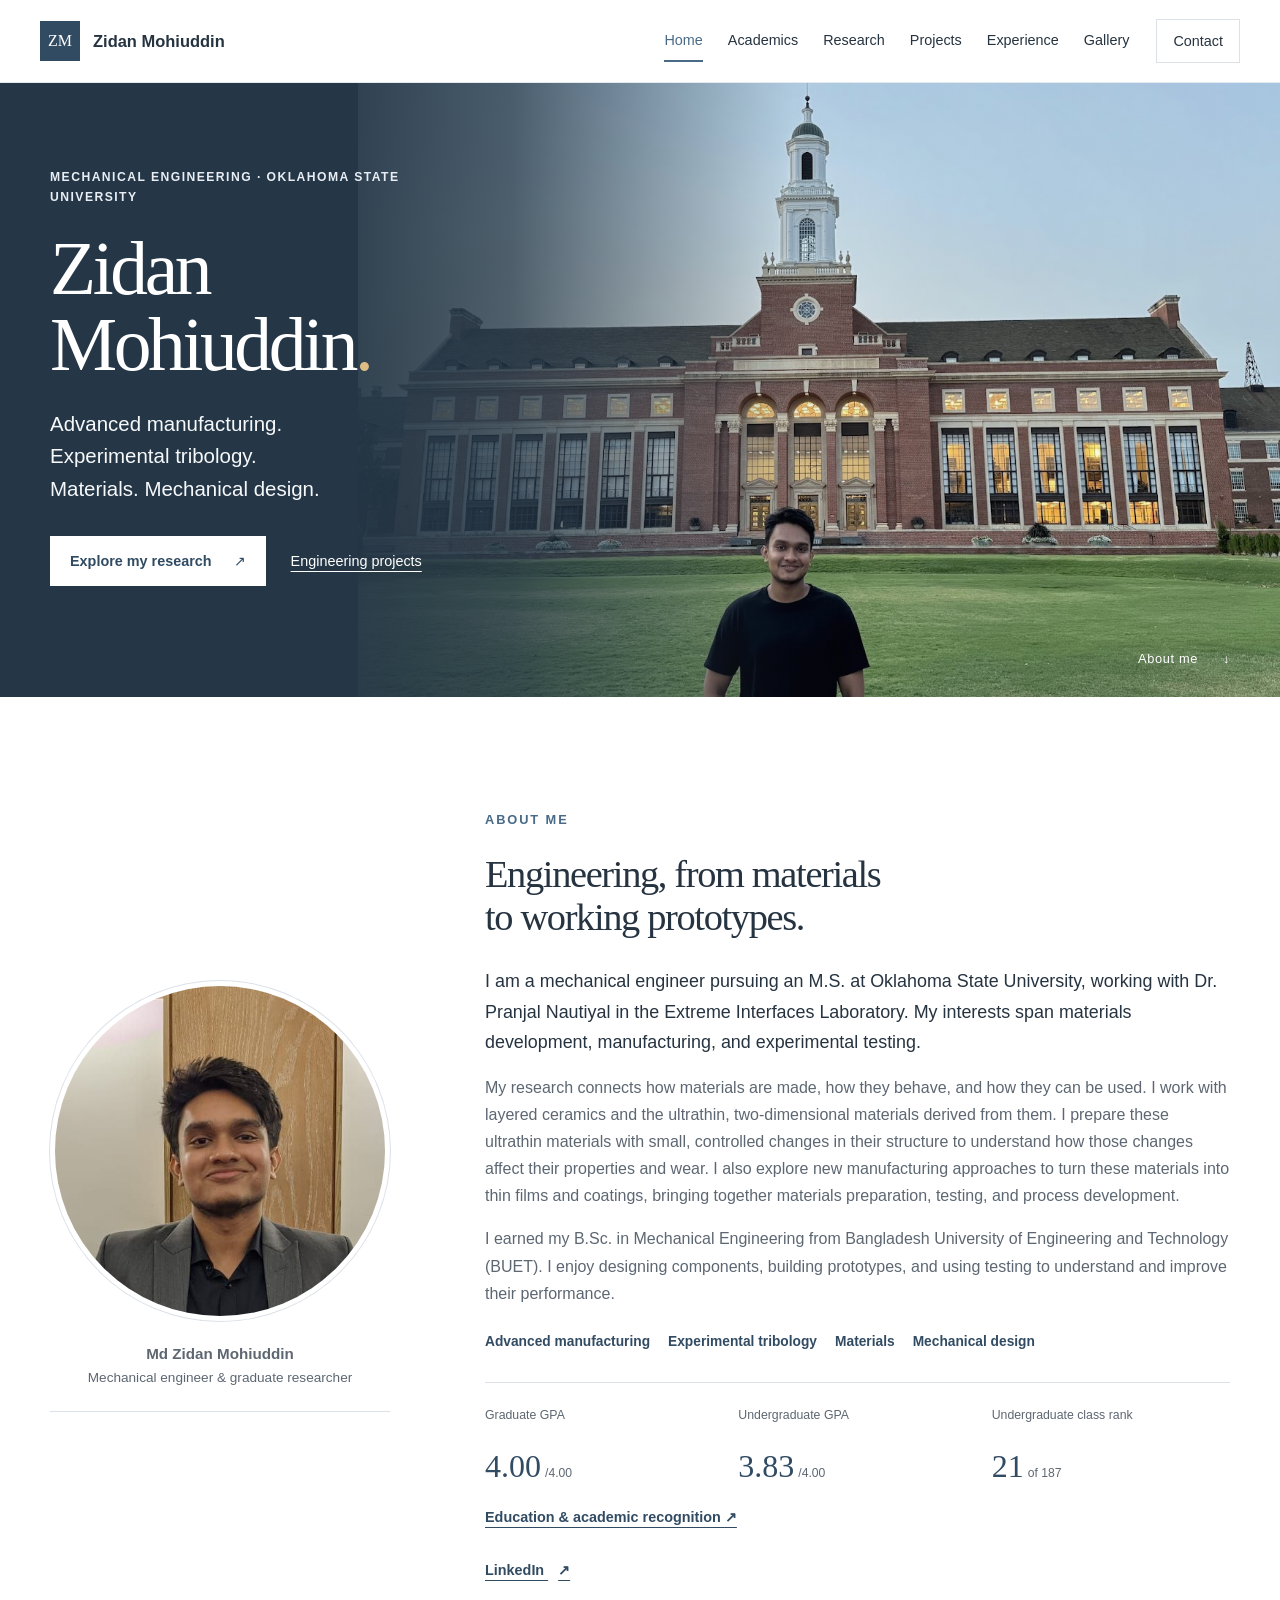
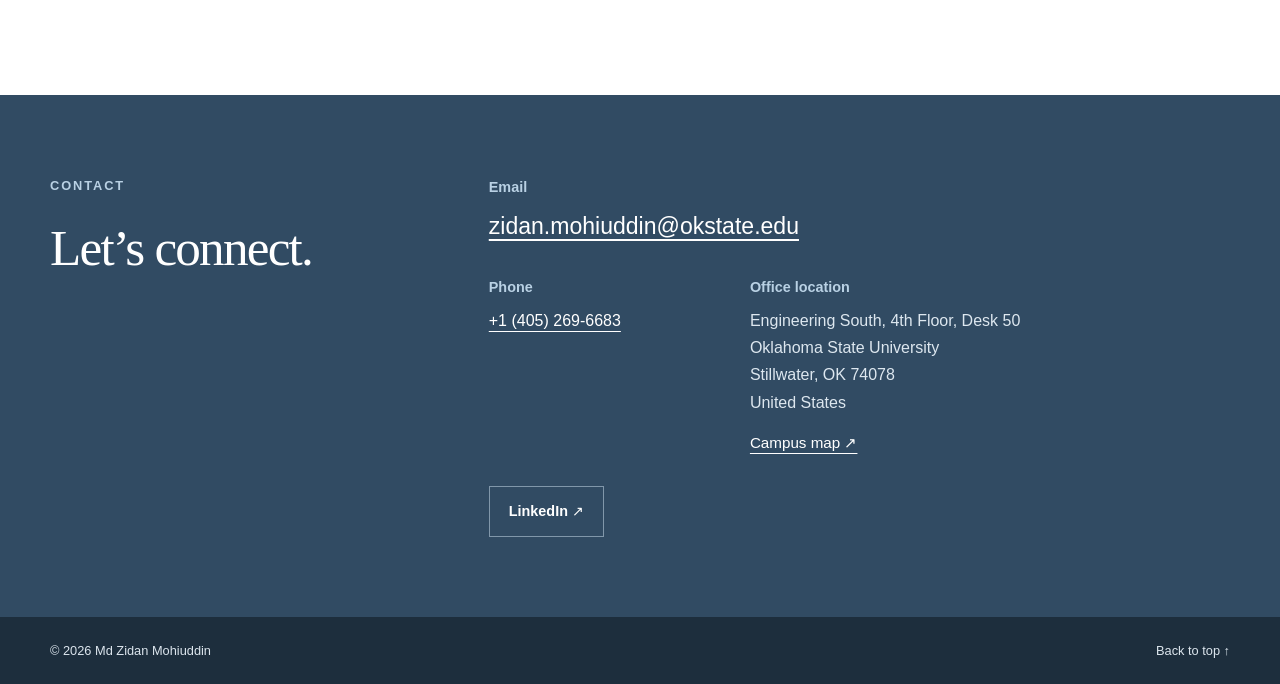
<file: index.html>
<!doctype html>
<html lang="en">
<head>
  <meta charset="utf-8">
  <meta name="viewport" content="width=device-width, initial-scale=1">
  <meta name="description" content="Zidan Mohiuddin — mechanical engineer and graduate researcher working in advanced manufacturing, experimental tribology, materials, and mechanical design at Oklahoma State University.">
  <meta name="theme-color" content="#314b63">
  <title>Mechanical Engineering &amp; Research | Md Zidan Mohiuddin</title>
  <link rel="icon" type="image/svg+xml" href="data:image/svg+xml,%3Csvg xmlns='http://www.w3.org/2000/svg' viewBox='0 0 64 64'%3E%3Crect width='64' height='64' rx='10' fill='%23314b63'/%3E%3Cpath d='M17 19h30L19 45h28' fill='none' stroke='%23fff' stroke-width='5'/%3E%3C/svg%3E">
  <link rel="stylesheet" href="styles.css">
  <script src="script.js" defer></script>
</head>
<body id="top">
  <a class="skip-link" href="#main">Skip to content</a>

  <header class="site-header">
    <div class="header-inner">
      <a class="wordmark" href="index.html" aria-label="Zidan Mohiuddin, home">
        <span class="monogram" aria-hidden="true">ZM</span>
        <span>Zidan Mohiuddin</span>
      </a>
      <button class="menu-toggle" type="button" aria-expanded="false" aria-controls="primary-nav" hidden>
        <span class="menu-icon" aria-hidden="true"></span><span>Menu</span>
      </button>
      <nav id="primary-nav" class="primary-nav" aria-label="Main navigation">
        <a href="index.html" aria-current="page">Home</a>
        <a href="academics.html">Academics</a>
        <a href="research.html">Research</a>
        <a href="projects.html">Projects</a>
        <a href="experience.html">Experience</a>
        <a href="gallery.html">Gallery</a>
        <a class="nav-contact" href="#contact">Contact</a>
      </nav>
    </div>
  </header>

  <main id="main">
    <section id="home" class="hero" aria-labelledby="hero-title">
      <img class="hero-image" src="assets/cover.png" width="1260" height="945" alt="Zidan standing in front of a university building" fetchpriority="high">
      <div class="hero-shade" aria-hidden="true"></div>
      <div class="hero-content">
        <p class="eyebrow hero-eyebrow">Mechanical engineering · Oklahoma State University</p>
        <h1 id="hero-title">Zidan<br>Mohiuddin<span class="title-period">.</span></h1>
        <p class="hero-summary">Advanced manufacturing.<br> Experimental tribology.<br> Materials. Mechanical design.</p>
        <div class="hero-links">
          <a class="button button-light" href="research.html">Explore my research <span aria-hidden="true">↗</span></a>
          <a class="hero-text-link" href="projects.html">Engineering projects</a>
        </div>
      </div>
      <a class="hero-scroll" href="#about">About me <span aria-hidden="true">↓</span></a>
    </section>

    <section id="about" class="section about-section" aria-labelledby="about-title">
      <div class="container about-grid">
        <figure class="portrait-wrap">
          <div class="portrait-frame"><img src="assets/portrait.jpg" width="720" height="788" alt="Professional portrait of Md Zidan Mohiuddin in a dark suit" loading="lazy"></div>
          <figcaption><span>Md Zidan Mohiuddin</span><span>Mechanical engineer &amp; graduate researcher</span></figcaption>
        </figure>
        <div class="about-copy">
          <p class="eyebrow">About me</p>
          <h2 id="about-title">Engineering, from materials<br class="desktop-break"> to working prototypes.</h2>
          <p class="lead">I am a mechanical engineer pursuing an M.S. at Oklahoma State University, working with Dr. Pranjal Nautiyal in the Extreme Interfaces Laboratory. My interests span materials development, manufacturing, and experimental testing.</p>
          <p>My research connects how materials are made, how they behave, and how they can be used. I work with layered ceramics and the ultrathin, two-dimensional materials derived from them. I prepare these ultrathin materials with small, controlled changes in their structure to understand how those changes affect their properties and wear. I also explore new manufacturing approaches to turn these materials into thin films and coatings, bringing together materials preparation, testing, and process development.</p>
          <p>I earned my B.Sc. in Mechanical Engineering from Bangladesh University of Engineering and Technology (BUET). I enjoy designing components, building prototypes, and using testing to understand and improve their performance.</p>
          <ul class="inline-topics" aria-label="Research interests">
            <li>Advanced manufacturing</li><li>Experimental tribology</li><li>Materials</li><li>Mechanical design</li>
          </ul>

          <aside class="academic-preview" aria-label="Academic highlights">
            <dl class="academic-highlights">
              <div><dt>Graduate GPA</dt><dd>4.00<span>/4.00</span></dd></div>
              <div><dt>Undergraduate GPA</dt><dd>3.83<span>/4.00</span></dd></div>
              <div><dt>Undergraduate class rank</dt><dd>21<span>of 187</span></dd></div>
            </dl>
            <a class="text-link" href="academics.html">Education &amp; academic recognition <span aria-hidden="true">↗</span></a>
          </aside>
          <div class="text-links">
            <a href="https://www.linkedin.com/in/zidan-mohiuddin/" target="_blank" rel="noopener noreferrer">LinkedIn <span aria-hidden="true">↗</span></a>
          </div>
        </div>
      </div>
    </section>

    <section id="contact" class="section contact-section" aria-labelledby="contact-title">
      <div class="container contact-grid">
        <div><p class="eyebrow">Contact</p><h2 id="contact-title">Let’s connect.</h2></div>
        <div class="contact-links">
          <dl class="contact-details">
            <div class="contact-item contact-email">
              <dt>Email</dt>
              <dd><a class="email-link" href="mailto:zidan.mohiuddin@okstate.edu">zidan.mohiuddin@okstate.edu</a></dd>
            </div>
            <div class="contact-item">
              <dt>Phone</dt>
              <dd><a href="tel:+14052696683">+1 (405) 269-6683</a></dd>
            </div>
            <div class="contact-item">
              <dt>Office location</dt>
              <dd>
                <address>Engineering South, 4th Floor, Desk 50<br>
                  Oklahoma State University<br>
                  Stillwater, OK 74078<br>
                  United States</address>
                <a class="campus-map-link" href="https://map.okstate.edu/?id=1842" target="_blank" rel="noopener noreferrer">Campus map ↗</a>
              </dd>
            </div>
          </dl>
          <div class="contact-buttons"><a class="button button-outline-light" href="https://www.linkedin.com/in/zidan-mohiuddin/" target="_blank" rel="noopener noreferrer">LinkedIn ↗</a></div>
        </div>
      </div>
    </section>
  </main>

  <footer class="site-footer"><div class="container footer-inner"><p>© <span id="copyright-year">2026</span> Md Zidan Mohiuddin</p><a href="#top">Back to top ↑</a></div></footer>

  <dialog id="photo-dialog" class="photo-dialog" aria-label="Expanded photograph" aria-describedby="dialog-caption">
    <div class="dialog-toolbar"><p id="dialog-counter" aria-live="polite"></p><button class="dialog-close" type="button" aria-label="Close expanded photograph">Close <span aria-hidden="true">×</span></button></div>
    <div class="dialog-image-wrap"><img id="dialog-image" alt=""></div>
    <div class="dialog-bottom"><button class="dialog-prev" type="button" aria-label="Previous photograph">←</button><p id="dialog-caption" aria-live="polite"></p><button class="dialog-next" type="button" aria-label="Next photograph">→</button></div>
  </dialog>
</body>
</html>
</file>
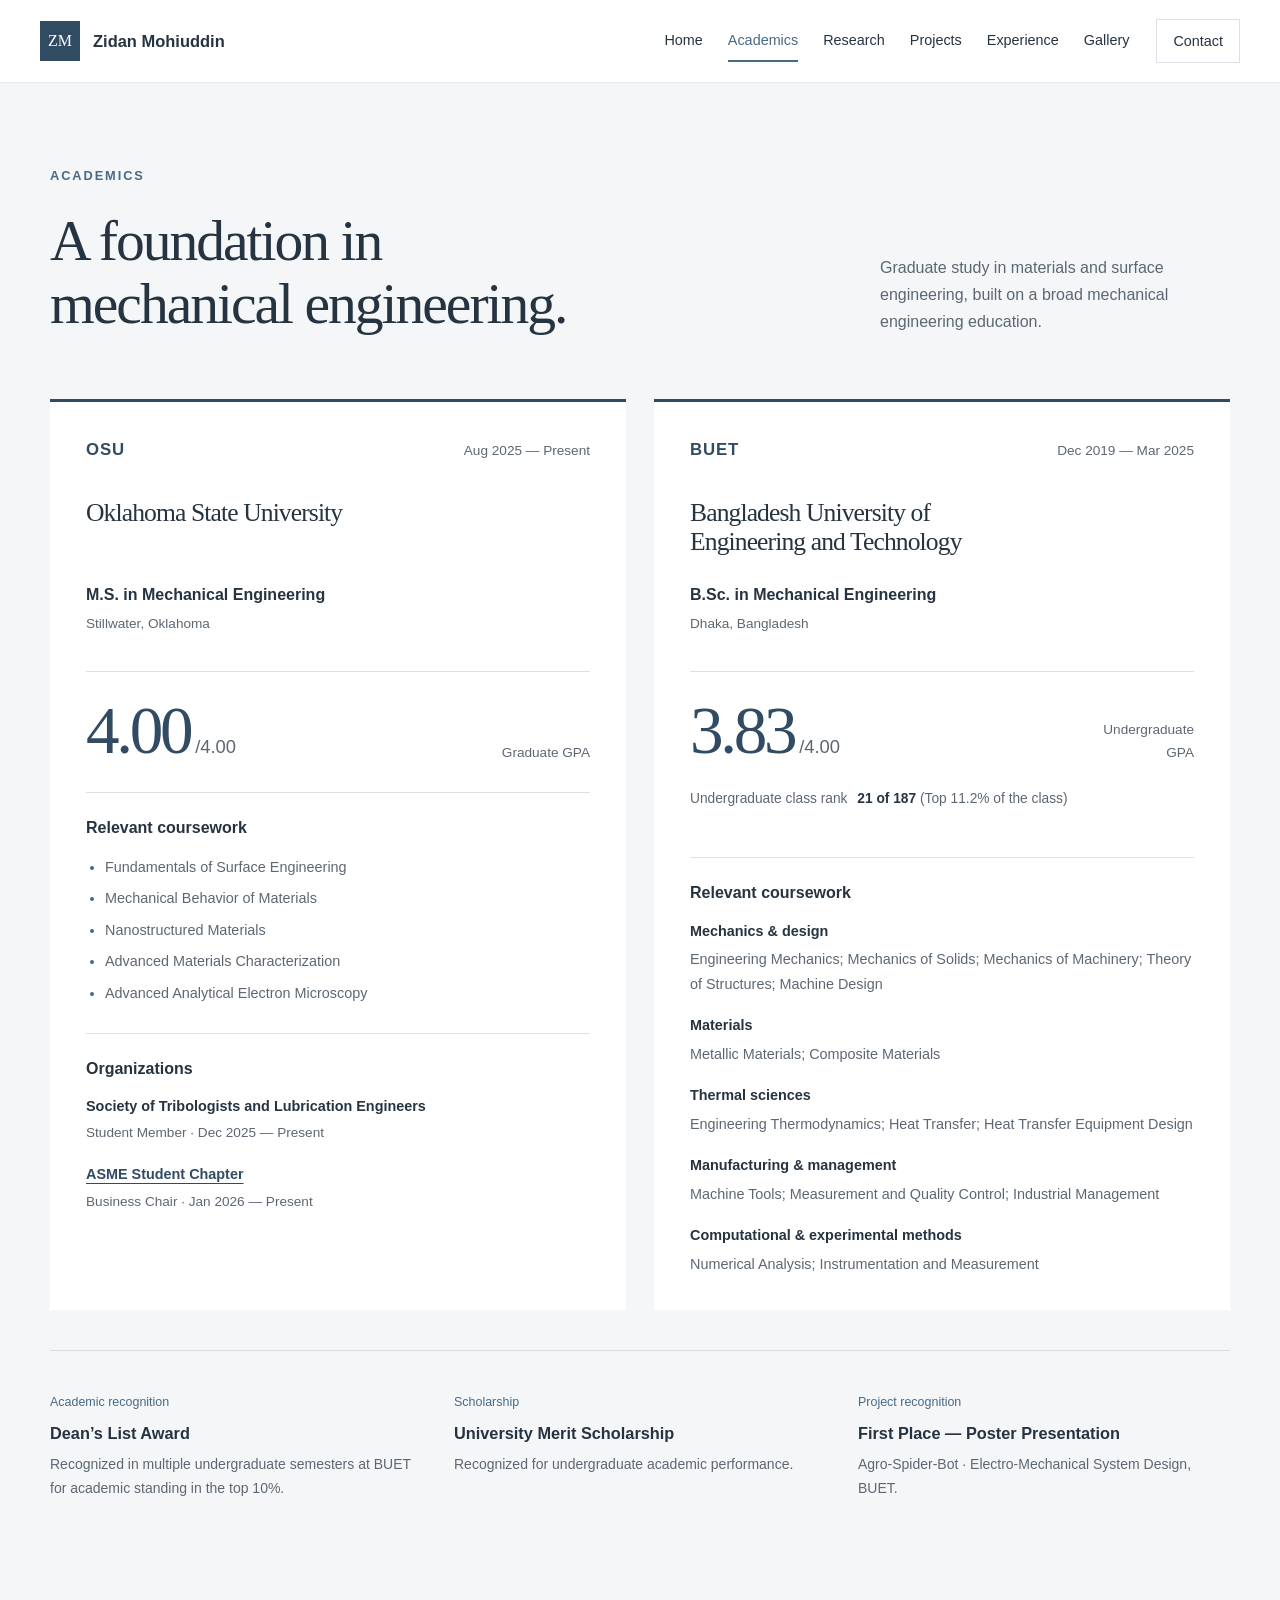
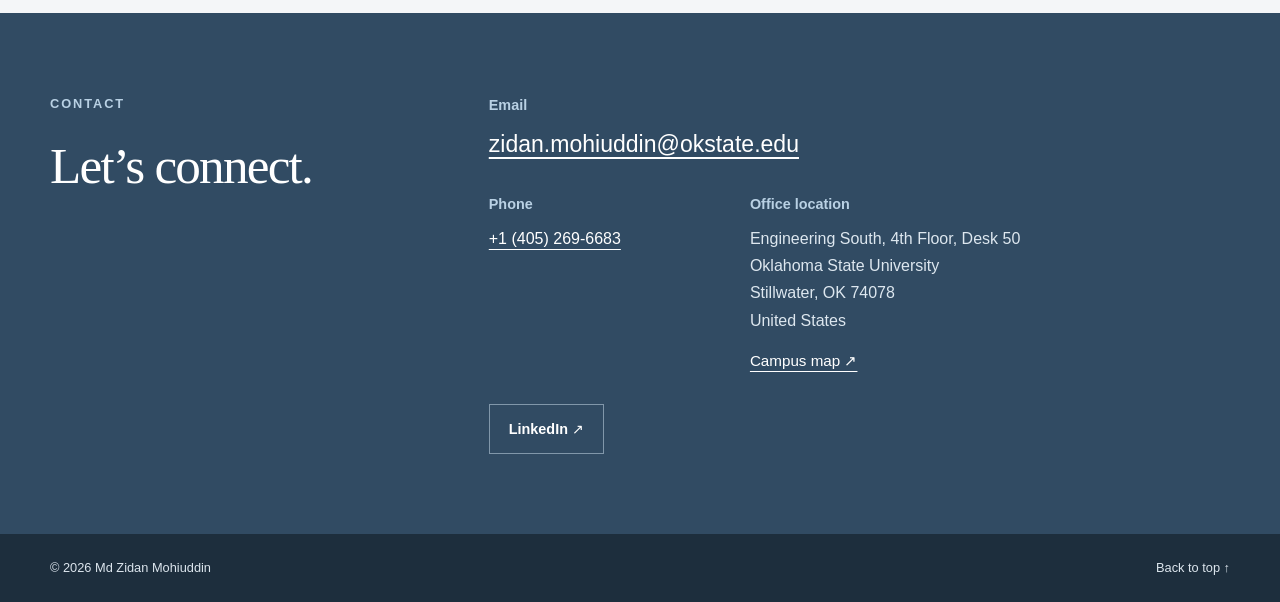
<file: academics.html>
<!doctype html>
<html lang="en">
<head>
  <meta charset="utf-8">
  <meta name="viewport" content="width=device-width, initial-scale=1">
  <meta name="description" content="Education, coursework, academic achievements, and professional organizations of Zidan Mohiuddin.">
  <meta name="theme-color" content="#314b63">
  <title>Academics | Md Zidan Mohiuddin</title>
  <link rel="icon" type="image/svg+xml" href="data:image/svg+xml,%3Csvg xmlns='http://www.w3.org/2000/svg' viewBox='0 0 64 64'%3E%3Crect width='64' height='64' rx='10' fill='%23314b63'/%3E%3Cpath d='M17 19h30L19 45h28' fill='none' stroke='%23fff' stroke-width='5'/%3E%3C/svg%3E">
  <link rel="stylesheet" href="styles.css">
  <script src="script.js" defer></script>
</head>
<body id="top">
  <a class="skip-link" href="#main">Skip to content</a>

  <header class="site-header">
    <div class="header-inner">
      <a class="wordmark" href="index.html" aria-label="Zidan Mohiuddin, home">
        <span class="monogram" aria-hidden="true">ZM</span>
        <span>Zidan Mohiuddin</span>
      </a>
      <button class="menu-toggle" type="button" aria-expanded="false" aria-controls="primary-nav" hidden>
        <span class="menu-icon" aria-hidden="true"></span><span>Menu</span>
      </button>
      <nav id="primary-nav" class="primary-nav" aria-label="Main navigation">
        <a href="index.html">Home</a>
        <a href="academics.html" aria-current="page">Academics</a>
        <a href="research.html">Research</a>
        <a href="projects.html">Projects</a>
        <a href="experience.html">Experience</a>
        <a href="gallery.html">Gallery</a>
        <a class="nav-contact" href="#contact">Contact</a>
      </nav>
    </div>
  </header>

  <main id="main">
    <section id="academics" class="section page-section academics-section" aria-labelledby="academics-title">
      <div class="container">
        <div class="section-heading">
          <div><p class="eyebrow">Academics</p><h1 id="academics-title" class="page-title">A foundation in<br>mechanical engineering.</h1></div>
          <p class="section-intro">Graduate study in materials and surface engineering, built on a broad mechanical engineering education.</p>
        </div>
        <div class="education-grid">
          <article class="education-card" id="graduate-study">
            <div class="education-top"><span class="institution-short">OSU</span><span class="date-label">Aug 2025 — Present</span></div>
            <h2>Oklahoma State University</h2>
            <p class="degree">M.S. in Mechanical Engineering</p>
            <p class="location">Stillwater, Oklahoma</p>
            <div class="academic-score"><strong>4.00<span>/4.00</span></strong><span>Graduate GPA</span></div>
            <section class="academic-block" aria-labelledby="graduate-courses-title">
              <h3 id="graduate-courses-title">Relevant coursework</h3>
              <ul class="course-list">
                <li>Fundamentals of Surface Engineering</li>
                <li>Mechanical Behavior of Materials</li>
                <li>Nanostructured Materials</li>
                <li>Advanced Materials Characterization</li>
                <li>Advanced Analytical Electron Microscopy</li>
              </ul>
            </section>
            <section class="academic-block" aria-labelledby="organizations-title">
              <h3 id="organizations-title">Organizations</h3>
              <ul class="affiliation-list">
                <li><strong>Society of Tribologists and Lubrication Engineers</strong><span>Student Member · Dec 2025 — Present</span></li>
                <li><a href="experience.html#asme-business-chair"><strong>ASME Student Chapter</strong><span>Business Chair · Jan 2026 — Present</span></a></li>
              </ul>
            </section>
          </article>
          <article class="education-card" id="undergraduate-study">
            <div class="education-top"><span class="institution-short">BUET</span><span class="date-label">Dec 2019 — Mar 2025</span></div>
            <h2>Bangladesh University of<br>Engineering and Technology</h2>
            <p class="degree">B.Sc. in Mechanical Engineering</p>
            <p class="location">Dhaka, Bangladesh</p>
            <div class="academic-score"><strong>3.83<span>/4.00</span></strong><span>Undergraduate GPA</span></div>
            <p class="class-rank">Undergraduate class rank <strong>21 of 187</strong> <span>(Top 11.2% of the class)</span></p>
            <div class="academic-documents" aria-label="Undergraduate academic documents">
              
              
            </div>
            <section class="academic-block" aria-labelledby="undergraduate-courses-title">
              <h3 id="undergraduate-courses-title">Relevant coursework</h3>
              <dl class="course-groups">
                <div><dt>Mechanics &amp; design</dt><dd>Engineering Mechanics; Mechanics of Solids; Mechanics of Machinery; Theory of Structures; Machine Design</dd></div>
                <div><dt>Materials</dt><dd>Metallic Materials; Composite Materials</dd></div>
                <div><dt>Thermal sciences</dt><dd>Engineering Thermodynamics; Heat Transfer; Heat Transfer Equipment Design</dd></div>
                <div><dt>Manufacturing &amp; management</dt><dd>Machine Tools; Measurement and Quality Control; Industrial Management</dd></div>
                <div><dt>Computational &amp; experimental methods</dt><dd>Numerical Analysis; Instrumentation and Measurement</dd></div>
              </dl>
            </section>
          </article>
        </div>
        <div class="honors-row" aria-label="Honors and awards">
          <div><span class="honor-label">Academic recognition</span><h3>Dean’s List Award</h3><p>Recognized in multiple undergraduate semesters at BUET for academic standing in the top 10%.</p></div>
          <div><span class="honor-label">Scholarship</span><h3>University Merit Scholarship</h3><p>Recognized for undergraduate academic performance.</p></div>
          <div><span class="honor-label">Project recognition</span><h3>First Place — Poster Presentation</h3><p>Agro-Spider-Bot · Electro-Mechanical System Design, BUET.</p></div>
        </div>

      </div>
    </section>

    <section id="contact" class="section contact-section" aria-labelledby="contact-title">
      <div class="container contact-grid">
        <div><p class="eyebrow">Contact</p><h2 id="contact-title">Let’s connect.</h2></div>
        <div class="contact-links">
          <dl class="contact-details">
            <div class="contact-item contact-email">
              <dt>Email</dt>
              <dd><a class="email-link" href="mailto:zidan.mohiuddin@okstate.edu">zidan.mohiuddin@okstate.edu</a></dd>
            </div>
            <div class="contact-item">
              <dt>Phone</dt>
              <dd><a href="tel:+14052696683">+1 (405) 269-6683</a></dd>
            </div>
            <div class="contact-item">
              <dt>Office location</dt>
              <dd>
                <address>Engineering South, 4th Floor, Desk 50<br>
                  Oklahoma State University<br>
                  Stillwater, OK 74078<br>
                  United States</address>
                <a class="campus-map-link" href="https://map.okstate.edu/?id=1842" target="_blank" rel="noopener noreferrer">Campus map ↗</a>
              </dd>
            </div>
          </dl>
          <div class="contact-buttons"><a class="button button-outline-light" href="https://www.linkedin.com/in/zidan-mohiuddin/" target="_blank" rel="noopener noreferrer">LinkedIn ↗</a></div>
        </div>
      </div>
    </section>
  </main>

  <footer class="site-footer"><div class="container footer-inner"><p>© <span id="copyright-year">2026</span> Md Zidan Mohiuddin</p><a href="#top">Back to top ↑</a></div></footer>

  <dialog id="photo-dialog" class="photo-dialog" aria-label="Expanded photograph" aria-describedby="dialog-caption">
    <div class="dialog-toolbar"><p id="dialog-counter" aria-live="polite"></p><button class="dialog-close" type="button" aria-label="Close expanded photograph">Close <span aria-hidden="true">×</span></button></div>
    <div class="dialog-image-wrap"><img id="dialog-image" alt=""></div>
    <div class="dialog-bottom"><button class="dialog-prev" type="button" aria-label="Previous photograph">←</button><p id="dialog-caption" aria-live="polite"></p><button class="dialog-next" type="button" aria-label="Next photograph">→</button></div>
  </dialog>
</body>
</html>
</file>
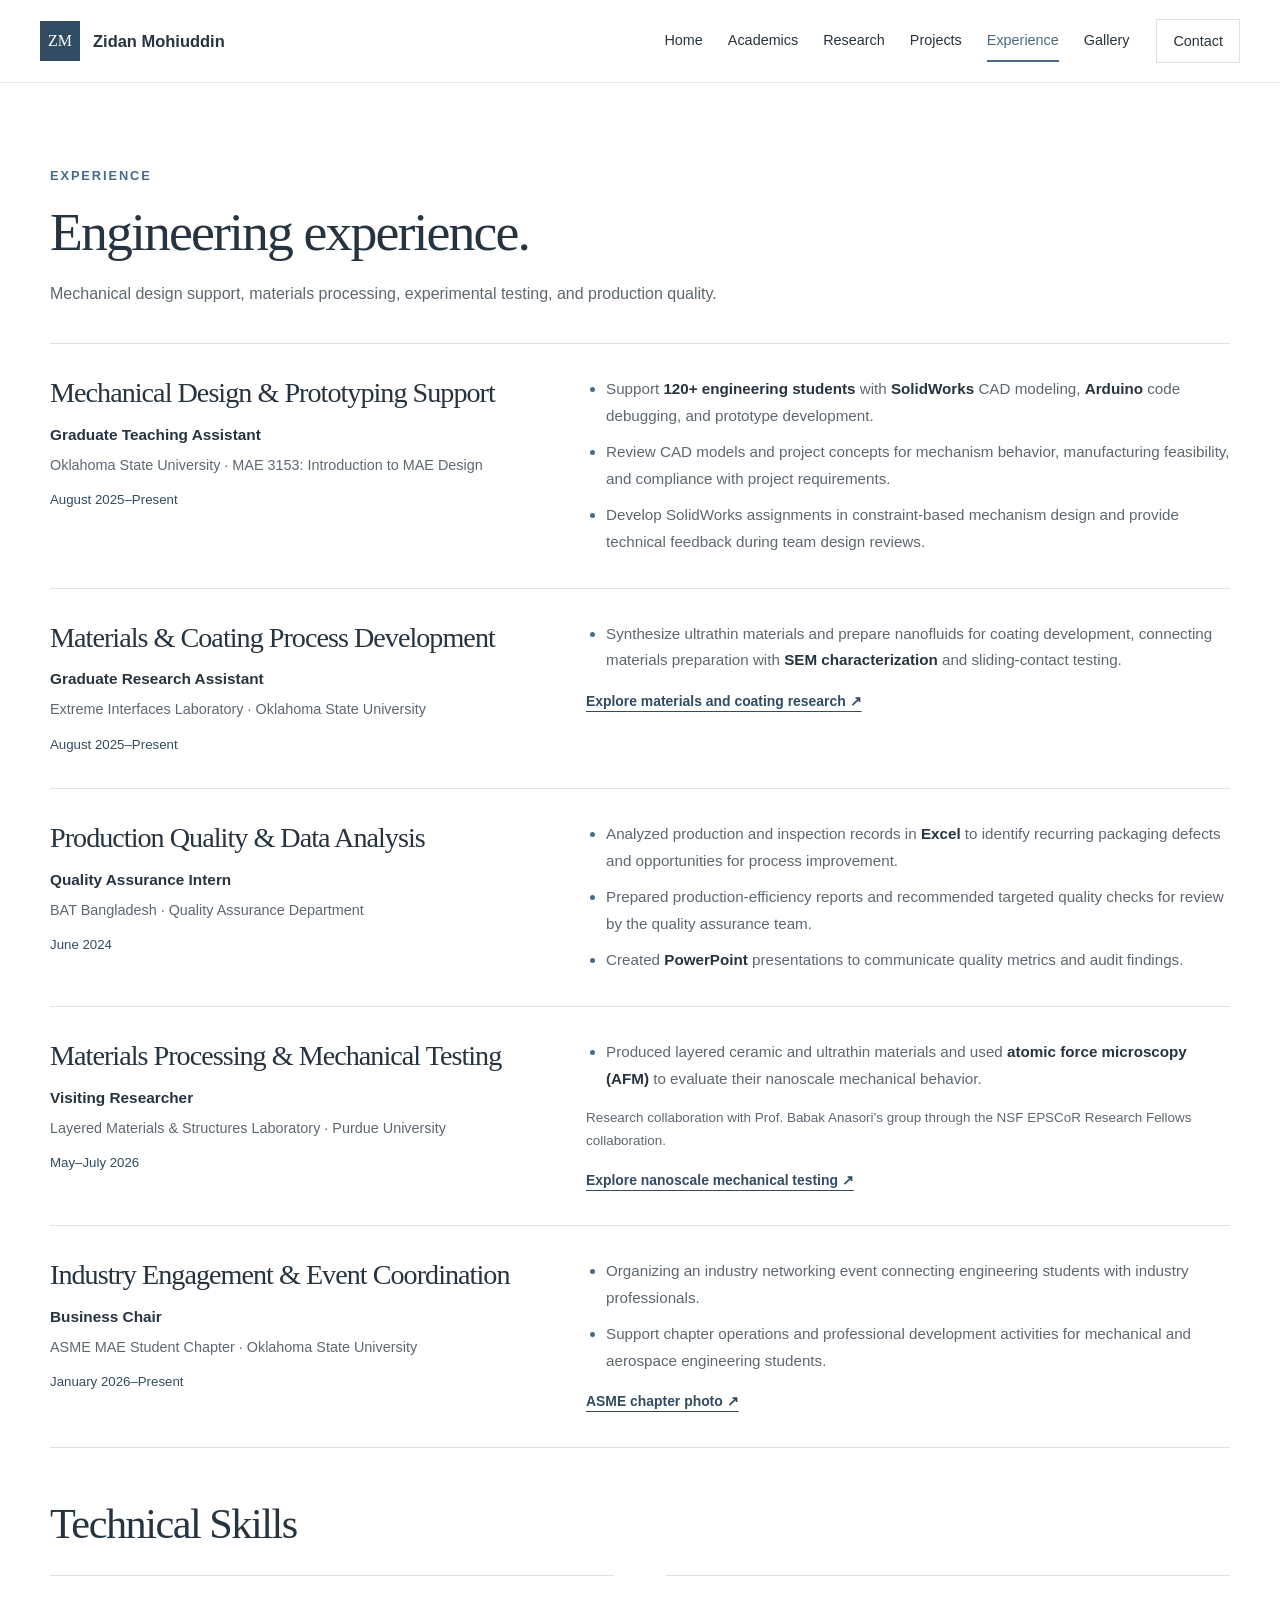
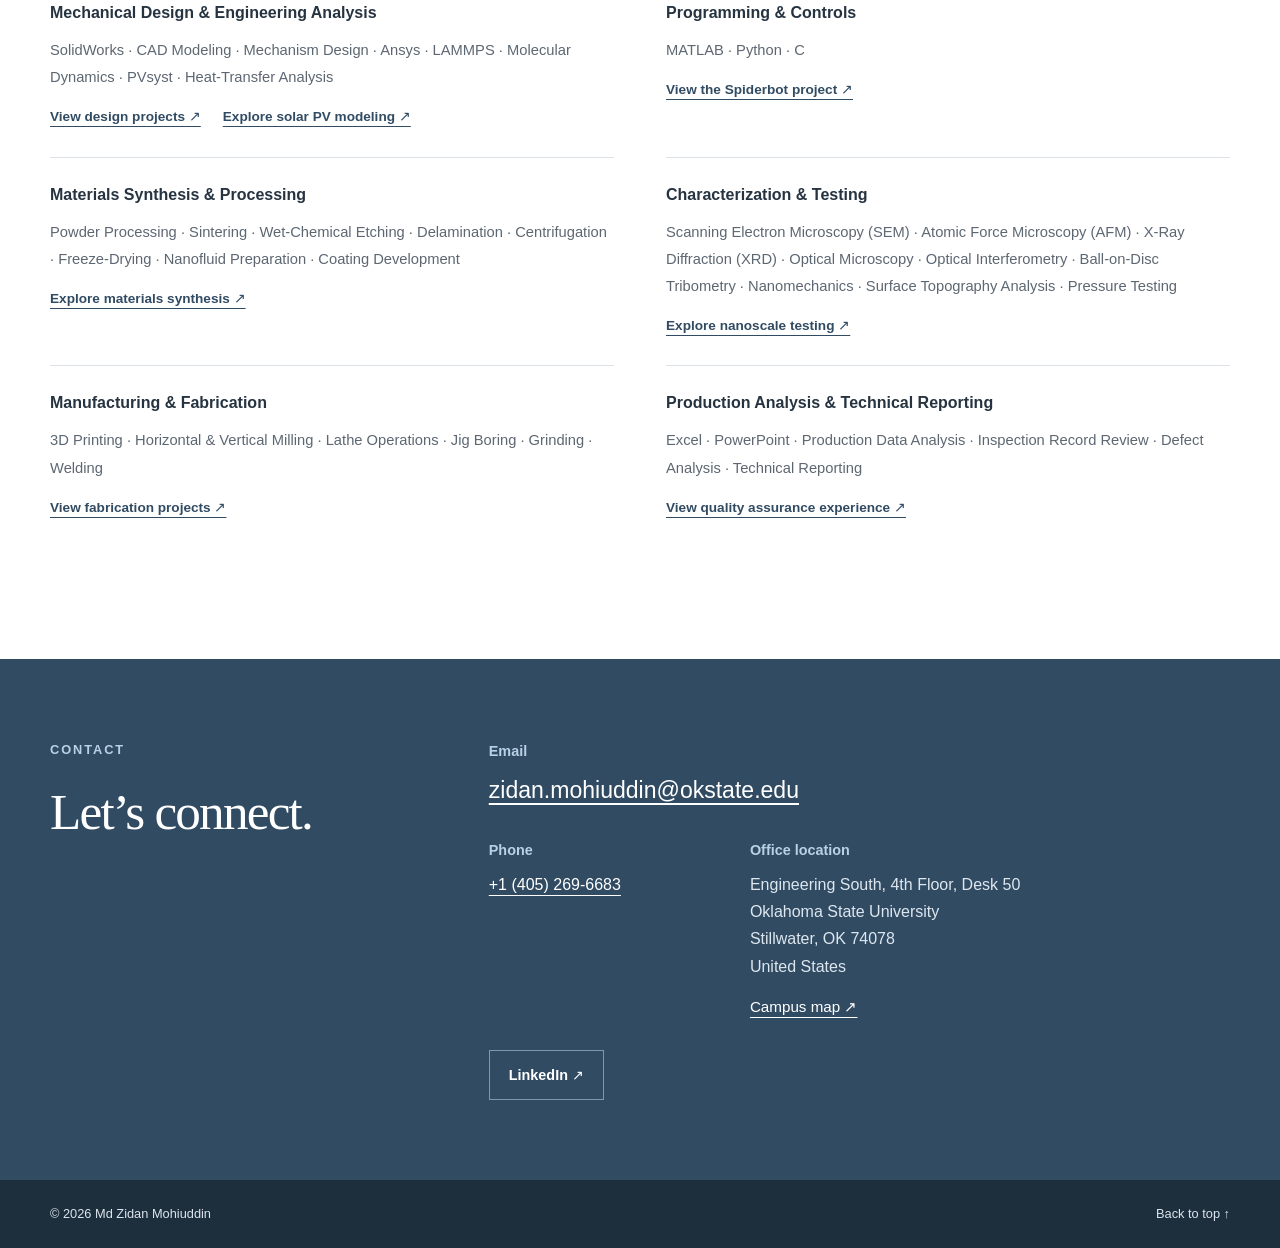
<file: experience.html>
<!doctype html>
<html lang="en">
<head>
  <meta charset="utf-8">
  <meta name="viewport" content="width=device-width, initial-scale=1">
  <meta name="description" content="Engineering roles, professional contributions, and technical skills in mechanical design, materials processing, experimental testing, and production quality.">
  <meta name="theme-color" content="#314b63">
  <title>Experience | Md Zidan Mohiuddin</title>
  <link rel="icon" type="image/svg+xml" href="data:image/svg+xml,%3Csvg xmlns='http://www.w3.org/2000/svg' viewBox='0 0 64 64'%3E%3Crect width='64' height='64' rx='10' fill='%23314b63'/%3E%3Cpath d='M17 19h30L19 45h28' fill='none' stroke='%23fff' stroke-width='5'/%3E%3C/svg%3E">
  <link rel="stylesheet" href="styles.css">
  <script src="script.js" defer></script>
</head>
<body id="top">
  <a class="skip-link" href="#main">Skip to content</a>

  <header class="site-header">
    <div class="header-inner">
      <a class="wordmark" href="index.html" aria-label="Zidan Mohiuddin, home">
        <span class="monogram" aria-hidden="true">ZM</span>
        <span>Zidan Mohiuddin</span>
      </a>
      <button class="menu-toggle" type="button" aria-expanded="false" aria-controls="primary-nav" hidden>
        <span class="menu-icon" aria-hidden="true"></span><span>Menu</span>
      </button>
      <nav id="primary-nav" class="primary-nav" aria-label="Main navigation">
        <a href="index.html">Home</a>
        <a href="academics.html">Academics</a>
        <a href="research.html">Research</a>
        <a href="projects.html">Projects</a>
        <a href="experience.html" aria-current="page">Experience</a>
        <a href="gallery.html">Gallery</a>
        <a class="nav-contact" href="#contact">Contact</a>
      </nav>
    </div>
  </header>

  <main id="main">
    <section id="experience" class="section page-section experience-section" aria-labelledby="experience-title">
      <div class="container">
        <div class="experience-intro">
          <div>
            <p class="eyebrow">Experience</p>
            <h1 id="experience-title" class="page-title">Engineering experience.</h1>
            <p class="experience-intro-copy">Mechanical design support, materials processing, experimental testing, and production quality.</p>
          </div>
        </div>

        <div class="experience-list">
          <article class="experience-item" id="design-prototyping-support">
            <div class="experience-role">
              <h2>Mechanical Design &amp; Prototyping Support</h2>
              <p class="experience-position">Graduate Teaching Assistant</p>
              <p class="organization">Oklahoma State University · MAE 3153: Introduction to MAE Design</p>
              <p class="experience-dates">August 2025–Present</p>
            </div>
            <div class="experience-contributions">
              <ul>
                <li>Support <strong>120+ engineering students</strong> with <strong>SolidWorks</strong> CAD modeling, <strong>Arduino</strong> code debugging, and prototype development.</li>
                <li>Review CAD models and project concepts for mechanism behavior, manufacturing feasibility, and compliance with project requirements.</li>
                <li>Develop SolidWorks assignments in constraint-based mechanism design and provide technical feedback during team design reviews.</li>
              </ul>
            </div>
          </article>

          <article class="experience-item" id="materials-coating-development">
            <div class="experience-role">
              <h2>Materials &amp; Coating Process Development</h2>
              <p class="experience-position">Graduate Research Assistant</p>
              <p class="organization">Extreme Interfaces Laboratory · Oklahoma State University</p>
              <p class="experience-dates">August 2025–Present</p>
            </div>
            <div class="experience-contributions">
              <ul>
                <li>Synthesize ultrathin materials and prepare nanofluids for coating development, connecting materials preparation with <strong>SEM characterization</strong> and sliding-contact testing.</li>
              </ul>
              <a class="document-link" href="research.html#nanomaterial-synthesis">Explore materials and coating research ↗</a>
            </div>
          </article>

          <article class="experience-item" id="bat-experience">
            <div class="experience-role">
              <h2>Production Quality &amp; Data Analysis</h2>
              <p class="experience-position">Quality Assurance Intern</p>
              <p class="organization">BAT Bangladesh · Quality Assurance Department</p>
              <p class="experience-dates">June 2024</p>
            </div>
            <div class="experience-contributions">
              <ul>
                <li>Analyzed production and inspection records in <strong>Excel</strong> to identify recurring packaging defects and opportunities for process improvement.</li>
                <li>Prepared production-efficiency reports and recommended targeted quality checks for review by the quality assurance team.</li>
                <li>Created <strong>PowerPoint</strong> presentations to communicate quality metrics and audit findings.</li>
              </ul>
              
            </div>
          </article>

          <article class="experience-item" id="purdue-research">
            <div class="experience-role">
              <h2>Materials Processing &amp; Mechanical Testing</h2>
              <p class="experience-position">Visiting Researcher</p>
              <p class="organization">Layered Materials &amp; Structures Laboratory · Purdue University</p>
              <p class="experience-dates">May–July 2026</p>
            </div>
            <div class="experience-contributions">
              <ul>
                <li>Produced layered ceramic and ultrathin materials and used <strong>atomic force microscopy (AFM)</strong> to evaluate their nanoscale mechanical behavior.</li>
              </ul>
              <p class="experience-context">Research collaboration with Prof. Babak Anasori’s group through the NSF EPSCoR Research Fellows collaboration.</p>
              <a class="document-link" href="research.html#afm-nanomechanics">Explore nanoscale mechanical testing ↗</a>
            </div>
          </article>

          <article class="experience-item" id="asme-business-chair">
            <div class="experience-role">
              <h2>Industry Engagement &amp; Event Coordination</h2>
              <p class="experience-position">Business Chair</p>
              <p class="organization">ASME MAE Student Chapter · Oklahoma State University</p>
              <p class="experience-dates">January 2026–Present</p>
            </div>
            <div class="experience-contributions">
              <ul>
                <li>Organizing an industry networking event connecting engineering students with industry professionals.</li>
                <li>Support chapter operations and professional development activities for mechanical and aerospace engineering students.</li>
              </ul>
              <a class="document-link" href="gallery.html#asme-chapter">ASME chapter photo ↗</a>
            </div>
          </article>
        </div>

        <section class="technical-skills" id="technical-skills" aria-labelledby="skills-title">
          <h2 id="skills-title">Technical Skills</h2>
          <div class="skills-grid">
            <div class="skill-group">
              <h3>Mechanical Design &amp; Engineering Analysis</h3>
              <p>SolidWorks · CAD Modeling · Mechanism Design · Ansys · LAMMPS · Molecular Dynamics · PVsyst · Heat-Transfer Analysis</p>
              <div class="skill-links"><a href="projects.html">View design projects ↗</a><a href="projects.html#solar-pv-batteries">Explore solar PV modeling ↗</a></div>
            </div>
            <div class="skill-group">
              <h3>Programming &amp; Controls</h3>
              <p>MATLAB · Python · C</p>
              <div class="skill-links"><a href="projects.html#agro-spider">View the Spiderbot project ↗</a></div>
            </div>
            <div class="skill-group">
              <h3>Materials Synthesis &amp; Processing</h3>
              <p>Powder Processing · Sintering · Wet-Chemical Etching · Delamination · Centrifugation · Freeze-Drying · Nanofluid Preparation · Coating Development</p>
              <div class="skill-links"><a href="research.html#nanomaterial-synthesis">Explore materials synthesis ↗</a></div>
            </div>
            <div class="skill-group">
              <h3>Characterization &amp; Testing</h3>
              <p>Scanning Electron Microscopy (SEM) · Atomic Force Microscopy (AFM) · X-Ray Diffraction (XRD) · Optical Microscopy · Optical Interferometry · Ball-on-Disc Tribometry · Nanomechanics · Surface Topography Analysis · Pressure Testing</p>
              <div class="skill-links"><a href="research.html#afm-nanomechanics">Explore nanoscale testing ↗</a></div>
            </div>
            <div class="skill-group">
              <h3>Manufacturing &amp; Fabrication</h3>
              <p>3D Printing · Horizontal &amp; Vertical Milling · Lathe Operations · Jig Boring · Grinding · Welding</p>
              <div class="skill-links"><a href="projects.html#thermo-drain">View fabrication projects ↗</a></div>
            </div>
            <div class="skill-group">
              <h3>Production Analysis &amp; Technical Reporting</h3>
              <p>Excel · PowerPoint · Production Data Analysis · Inspection Record Review · Defect Analysis · Technical Reporting</p>
              <div class="skill-links"><a href="experience.html#bat-experience">View quality assurance experience ↗</a></div>
            </div>
          </div>
        </section>
      </div>
    </section>

    <section id="contact" class="section contact-section" aria-labelledby="contact-title">
      <div class="container contact-grid">
        <div><p class="eyebrow">Contact</p><h2 id="contact-title">Let’s connect.</h2></div>
        <div class="contact-links">
          <dl class="contact-details">
            <div class="contact-item contact-email">
              <dt>Email</dt>
              <dd><a class="email-link" href="mailto:zidan.mohiuddin@okstate.edu">zidan.mohiuddin@okstate.edu</a></dd>
            </div>
            <div class="contact-item">
              <dt>Phone</dt>
              <dd><a href="tel:+14052696683">+1 (405) 269-6683</a></dd>
            </div>
            <div class="contact-item">
              <dt>Office location</dt>
              <dd>
                <address>Engineering South, 4th Floor, Desk 50<br>
                  Oklahoma State University<br>
                  Stillwater, OK 74078<br>
                  United States</address>
                <a class="campus-map-link" href="https://map.okstate.edu/?id=1842" target="_blank" rel="noopener noreferrer">Campus map ↗</a>
              </dd>
            </div>
          </dl>
          <div class="contact-buttons"><a class="button button-outline-light" href="https://www.linkedin.com/in/zidan-mohiuddin/" target="_blank" rel="noopener noreferrer">LinkedIn ↗</a></div>
        </div>
      </div>
    </section>
  </main>

  <footer class="site-footer"><div class="container footer-inner"><p>© <span id="copyright-year">2026</span> Md Zidan Mohiuddin</p><a href="#top">Back to top ↑</a></div></footer>

  <dialog id="photo-dialog" class="photo-dialog" aria-label="Expanded photograph" aria-describedby="dialog-caption">
    <div class="dialog-toolbar"><p id="dialog-counter" aria-live="polite"></p><button class="dialog-close" type="button" aria-label="Close expanded photograph">Close <span aria-hidden="true">×</span></button></div>
    <div class="dialog-image-wrap"><img id="dialog-image" alt=""></div>
    <div class="dialog-bottom"><button class="dialog-prev" type="button" aria-label="Previous photograph">←</button><p id="dialog-caption" aria-live="polite"></p><button class="dialog-next" type="button" aria-label="Next photograph">→</button></div>
  </dialog>
</body>
</html>
</file>
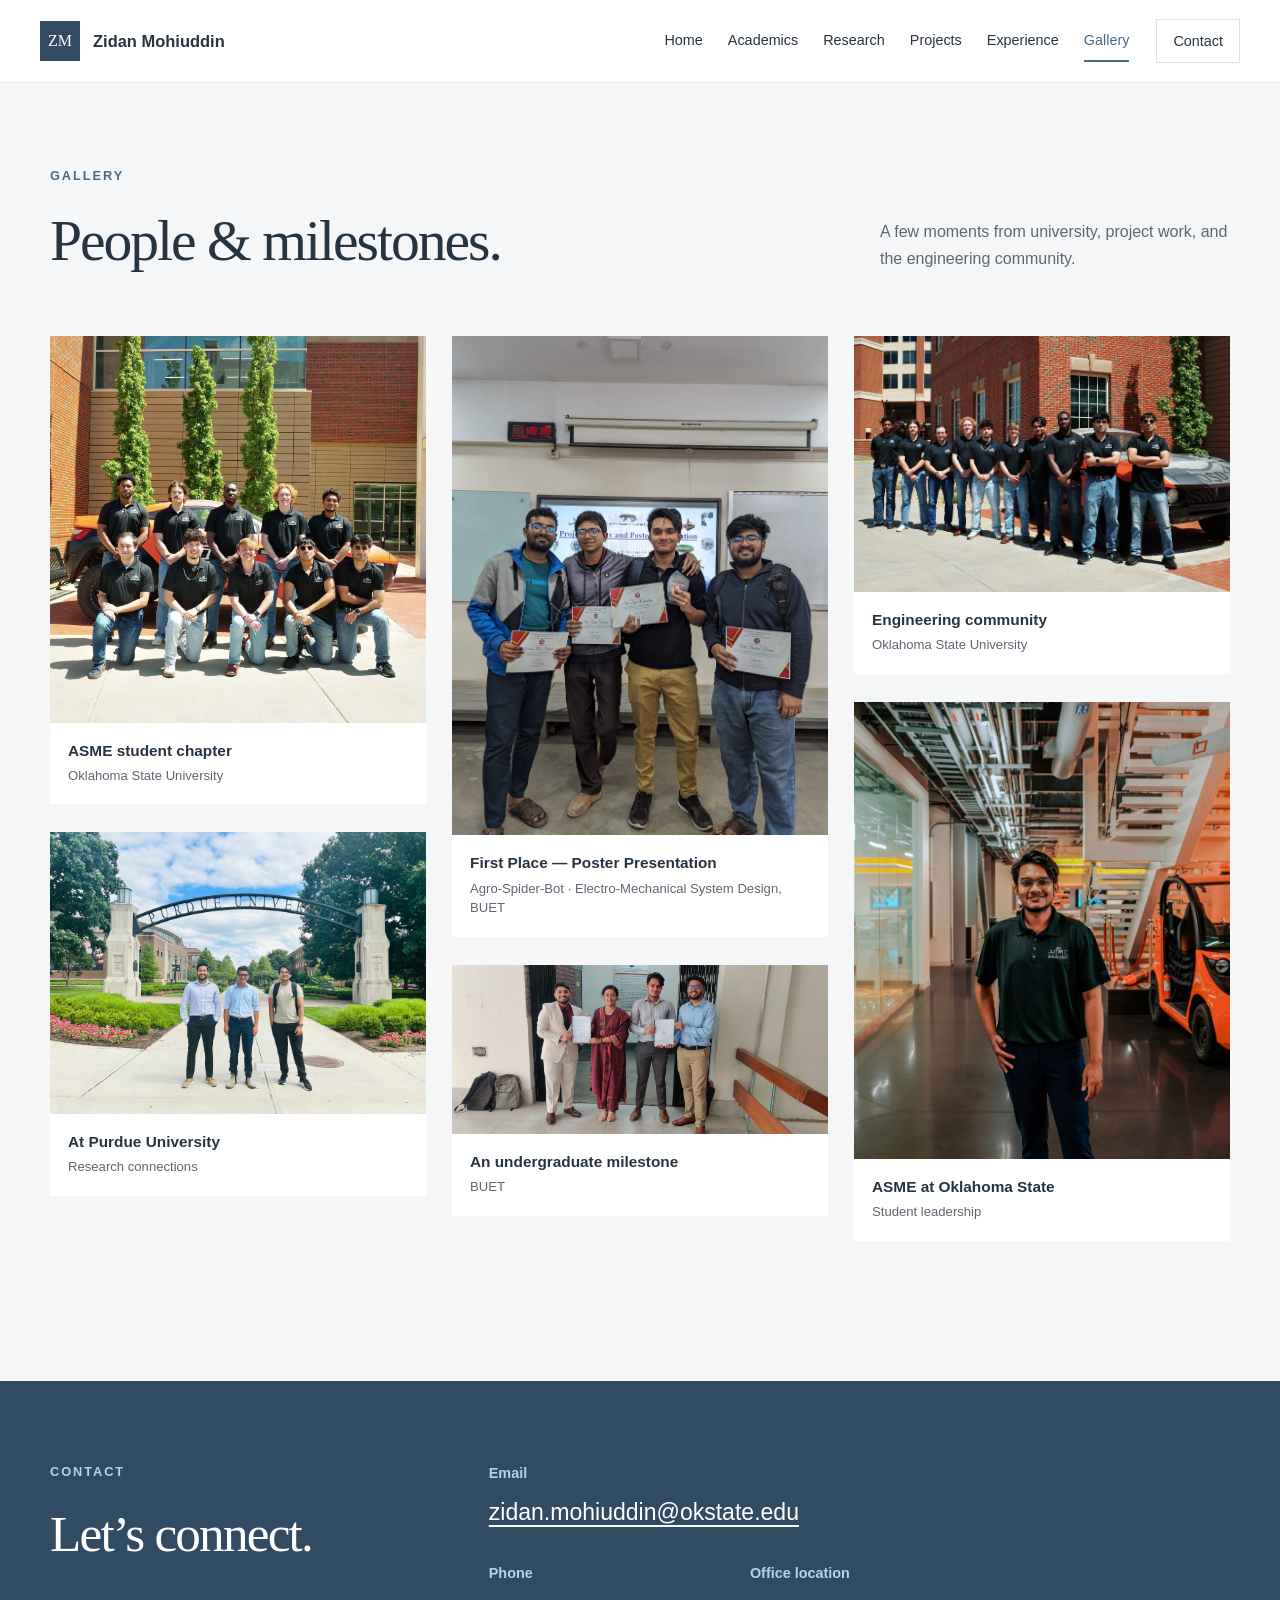
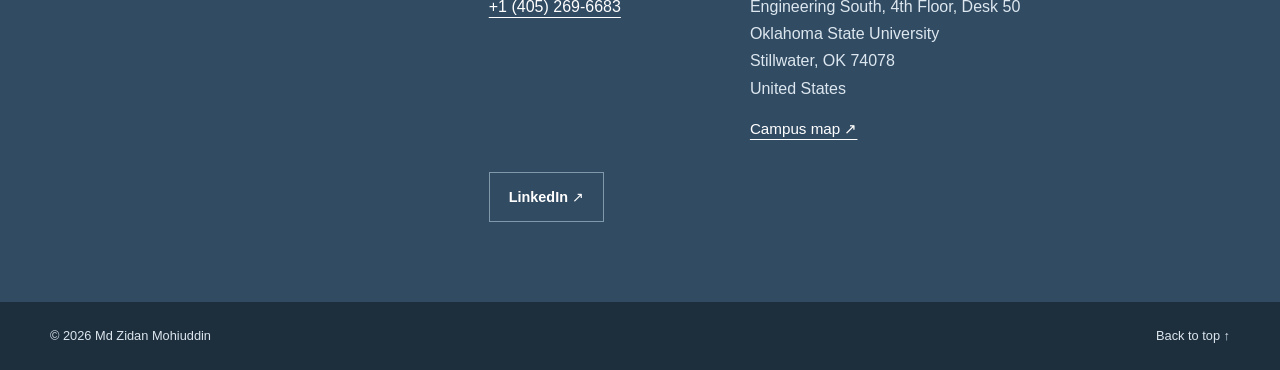
<file: gallery.html>
<!doctype html>
<html lang="en">
<head>
  <meta charset="utf-8">
  <meta name="viewport" content="width=device-width, initial-scale=1">
  <meta name="description" content="Photographs from university, research connections, projects, and engineering milestones.">
  <meta name="theme-color" content="#314b63">
  <title>Gallery | Md Zidan Mohiuddin</title>
  <link rel="icon" type="image/svg+xml" href="data:image/svg+xml,%3Csvg xmlns='http://www.w3.org/2000/svg' viewBox='0 0 64 64'%3E%3Crect width='64' height='64' rx='10' fill='%23314b63'/%3E%3Cpath d='M17 19h30L19 45h28' fill='none' stroke='%23fff' stroke-width='5'/%3E%3C/svg%3E">
  <link rel="stylesheet" href="styles.css">
  <script src="script.js" defer></script>
</head>
<body id="top">
  <a class="skip-link" href="#main">Skip to content</a>

  <header class="site-header">
    <div class="header-inner">
      <a class="wordmark" href="index.html" aria-label="Zidan Mohiuddin, home">
        <span class="monogram" aria-hidden="true">ZM</span>
        <span>Zidan Mohiuddin</span>
      </a>
      <button class="menu-toggle" type="button" aria-expanded="false" aria-controls="primary-nav" hidden>
        <span class="menu-icon" aria-hidden="true"></span><span>Menu</span>
      </button>
      <nav id="primary-nav" class="primary-nav" aria-label="Main navigation">
        <a href="index.html">Home</a>
        <a href="academics.html">Academics</a>
        <a href="research.html">Research</a>
        <a href="projects.html">Projects</a>
        <a href="experience.html">Experience</a>
        <a href="gallery.html" aria-current="page">Gallery</a>
        <a class="nav-contact" href="#contact">Contact</a>
      </nav>
    </div>
  </header>

  <main id="main">
    <section id="gallery" class="section page-section gallery-section" aria-labelledby="gallery-title">
      <div class="container">
        <div class="section-heading"><div><p class="eyebrow">Gallery</p><h1 id="gallery-title" class="page-title">People &amp; milestones.</h1></div><p class="section-intro">A few moments from university, project work, and the engineering community.</p></div>
        <div class="photo-grid">
          <figure class="gallery-card" id="asme-chapter"><a href="assets/asme-chapter-group.png" data-lightbox="gallery" data-caption="With the ASME student chapter at Oklahoma State University." class="image-link"><img src="assets/asme-chapter-group.png" width="1206" height="1240" alt="Zidan with ASME student chapter members outside an Oklahoma State University engineering building" loading="lazy"><span class="image-hint" aria-hidden="true">View photo ↗</span></a><figcaption><strong>ASME student chapter</strong><span>Oklahoma State University</span></figcaption></figure>
          <figure class="gallery-card"><a href="assets/purdue-visit.jpeg" data-lightbox="gallery" data-caption="A visit to Purdue University." class="image-link"><img src="assets/purdue-visit.jpeg" width="2048" height="1536" alt="Zidan with two colleagues beneath the Purdue University gateway" loading="lazy"><span class="image-hint" aria-hidden="true">View photo ↗</span></a><figcaption><strong>At Purdue University</strong><span>Research connections</span></figcaption></figure>
          <figure class="gallery-card"><a href="assets/project-award.jpg" data-lightbox="gallery" data-caption="First place in the poster presentation for Agro-Spider-Bot, the Electro-Mechanical System Design project at BUET." class="image-link"><img src="assets/project-award.jpg" width="1542" height="2048" alt="Zidan and his Agro-Spider-Bot teammates receiving first-place poster recognition at BUET" loading="lazy"><span class="image-hint" aria-hidden="true">View photo ↗</span></a><figcaption><strong>First Place — Poster Presentation</strong><span>Agro-Spider-Bot · Electro-Mechanical System Design, BUET</span></figcaption></figure>
          <figure class="gallery-card"><a href="assets/buet-milestone.jpg" data-lightbox="gallery" data-caption="An undergraduate milestone at BUET." class="image-link"><img src="assets/buet-milestone.jpg" width="1280" height="576" alt="Zidan with a group holding academic documents at BUET" loading="lazy"><span class="image-hint" aria-hidden="true">View photo ↗</span></a><figcaption><strong>An undergraduate milestone</strong><span>BUET</span></figcaption></figure>
          <figure class="gallery-card"><a href="assets/engineering-team.png" data-lightbox="gallery" data-caption="With the engineering community at Oklahoma State University." class="image-link"><img src="assets/engineering-team.png" width="826" height="562" alt="A group in matching engineering shirts beside a university vehicle" loading="lazy"><span class="image-hint" aria-hidden="true">View photo ↗</span></a><figcaption><strong>Engineering community</strong><span>Oklahoma State University</span></figcaption></figure>
          <figure class="gallery-card"><a href="assets/asme-photo.jpg" data-lightbox="gallery" data-caption="ASME at Oklahoma State University." class="image-link"><img src="assets/asme-photo.jpg" width="1683" height="2048" alt="Zidan wearing an ASME shirt in an engineering building" loading="lazy"><span class="image-hint" aria-hidden="true">View photo ↗</span></a><figcaption><strong>ASME at Oklahoma State</strong><span>Student leadership</span></figcaption></figure>
        </div>
      </div>
    </section>

    <section id="contact" class="section contact-section" aria-labelledby="contact-title">
      <div class="container contact-grid">
        <div><p class="eyebrow">Contact</p><h2 id="contact-title">Let’s connect.</h2></div>
        <div class="contact-links">
          <dl class="contact-details">
            <div class="contact-item contact-email">
              <dt>Email</dt>
              <dd><a class="email-link" href="mailto:zidan.mohiuddin@okstate.edu">zidan.mohiuddin@okstate.edu</a></dd>
            </div>
            <div class="contact-item">
              <dt>Phone</dt>
              <dd><a href="tel:+14052696683">+1 (405) 269-6683</a></dd>
            </div>
            <div class="contact-item">
              <dt>Office location</dt>
              <dd>
                <address>Engineering South, 4th Floor, Desk 50<br>
                  Oklahoma State University<br>
                  Stillwater, OK 74078<br>
                  United States</address>
                <a class="campus-map-link" href="https://map.okstate.edu/?id=1842" target="_blank" rel="noopener noreferrer">Campus map ↗</a>
              </dd>
            </div>
          </dl>
          <div class="contact-buttons"><a class="button button-outline-light" href="https://www.linkedin.com/in/zidan-mohiuddin/" target="_blank" rel="noopener noreferrer">LinkedIn ↗</a></div>
        </div>
      </div>
    </section>
  </main>

  <footer class="site-footer"><div class="container footer-inner"><p>© <span id="copyright-year">2026</span> Md Zidan Mohiuddin</p><a href="#top">Back to top ↑</a></div></footer>

  <dialog id="photo-dialog" class="photo-dialog" aria-label="Expanded photograph" aria-describedby="dialog-caption">
    <div class="dialog-toolbar"><p id="dialog-counter" aria-live="polite"></p><button class="dialog-close" type="button" aria-label="Close expanded photograph">Close <span aria-hidden="true">×</span></button></div>
    <div class="dialog-image-wrap"><img id="dialog-image" alt=""></div>
    <div class="dialog-bottom"><button class="dialog-prev" type="button" aria-label="Previous photograph">←</button><p id="dialog-caption" aria-live="polite"></p><button class="dialog-next" type="button" aria-label="Next photograph">→</button></div>
  </dialog>
</body>
</html>
</file>
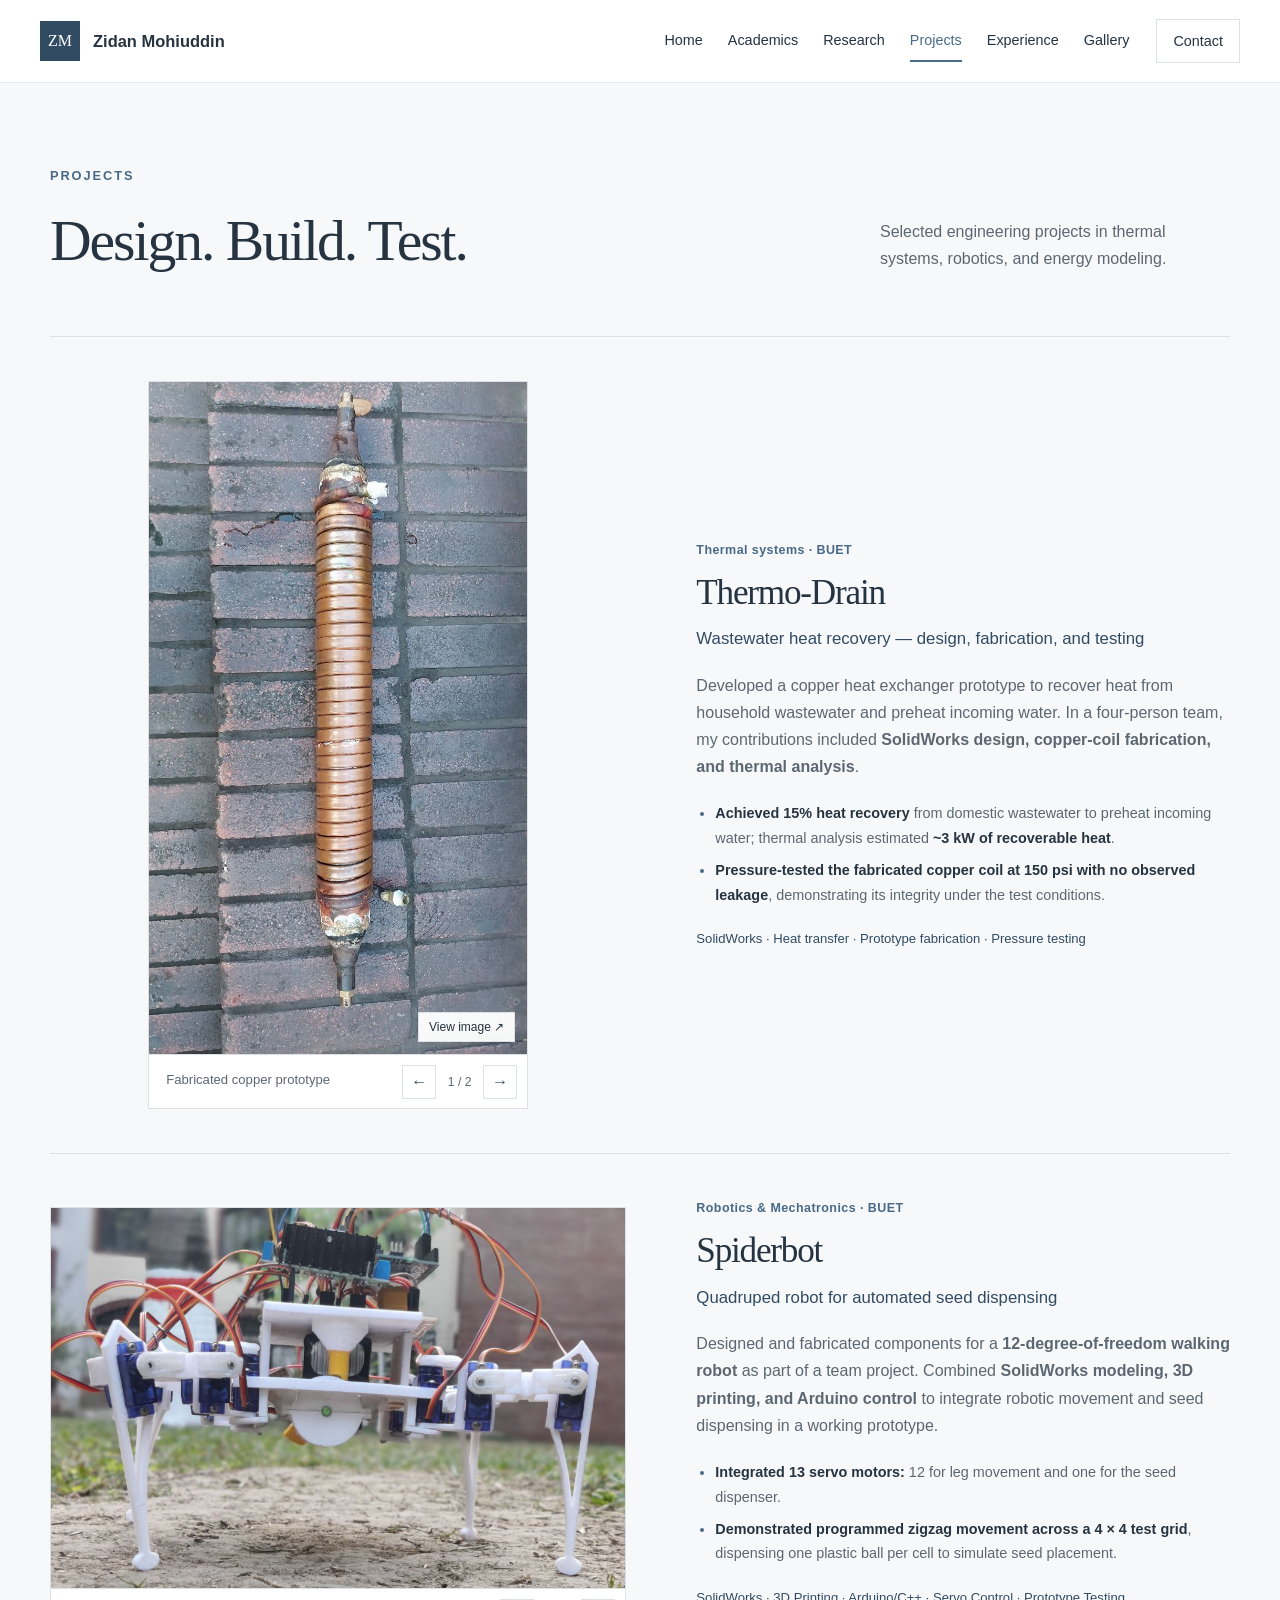
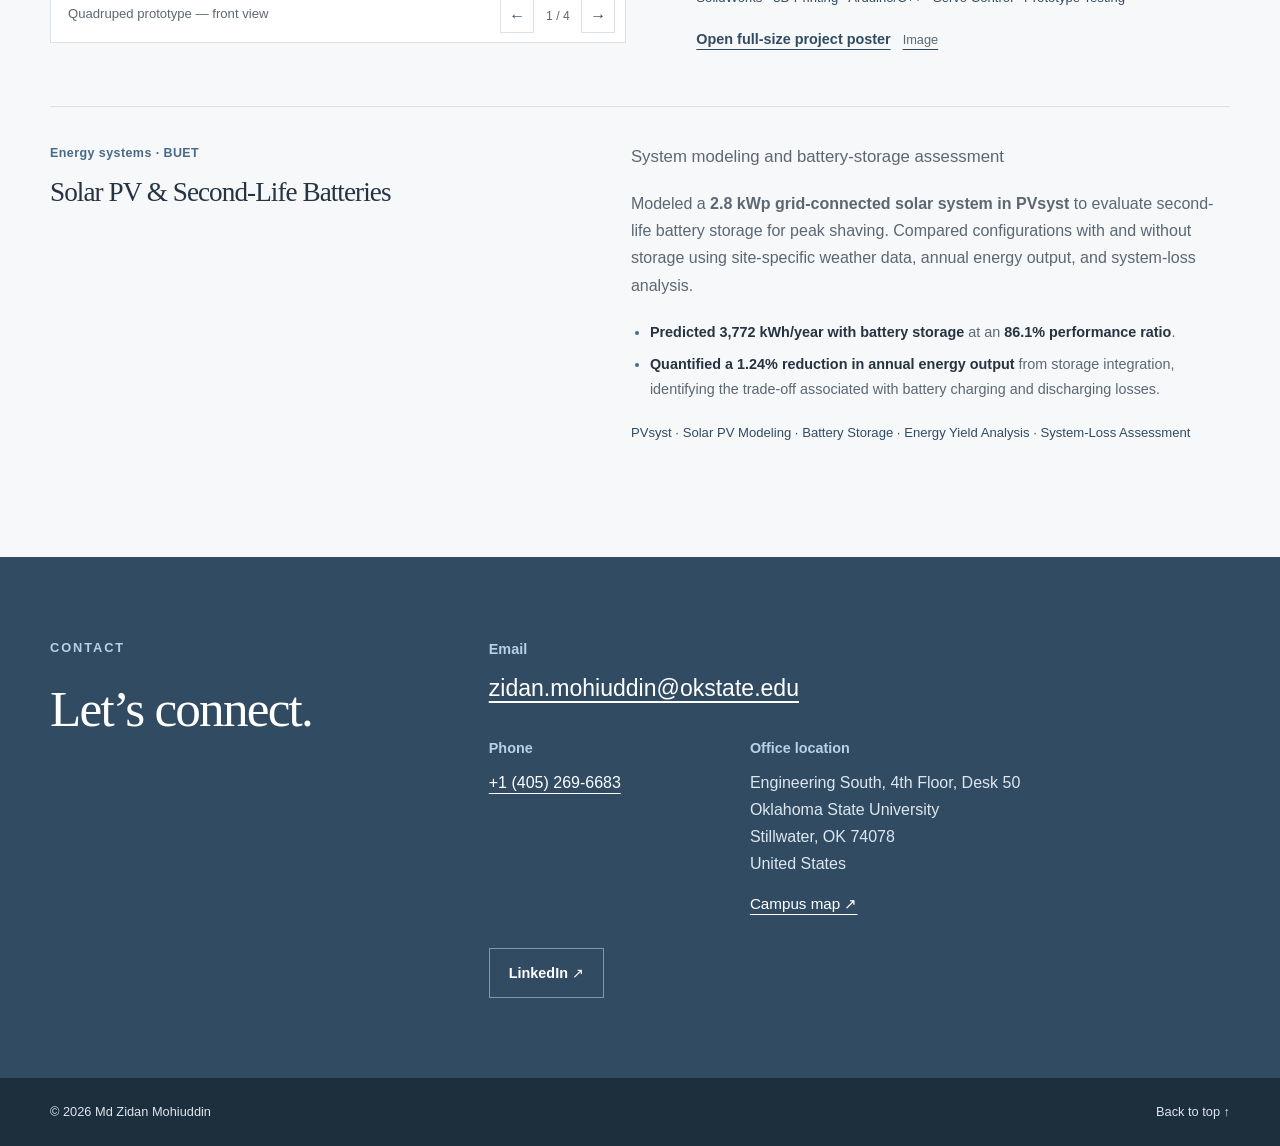
<file: projects.html>
<!doctype html>
<html lang="en">
<head>
  <meta charset="utf-8">
  <meta name="viewport" content="width=device-width, initial-scale=1">
  <meta name="description" content="Selected mechanical engineering projects by Md Zidan Mohiuddin, including Thermo-Drain, Spiderbot, and solar PV with second-life battery storage.">
  <meta name="theme-color" content="#314b63">
  <title>Projects | Md Zidan Mohiuddin</title>
  <link rel="icon" type="image/svg+xml" href="data:image/svg+xml,%3Csvg xmlns='http://www.w3.org/2000/svg' viewBox='0 0 64 64'%3E%3Crect width='64' height='64' rx='10' fill='%23314b63'/%3E%3Cpath d='M17 19h30L19 45h28' fill='none' stroke='%23fff' stroke-width='5'/%3E%3C/svg%3E">
  <link rel="stylesheet" href="styles.css">
  <script src="script.js" defer></script>
</head>
<body id="top">
  <a class="skip-link" href="#main">Skip to content</a>

  <header class="site-header">
    <div class="header-inner">
      <a class="wordmark" href="index.html" aria-label="Zidan Mohiuddin, home">
        <span class="monogram" aria-hidden="true">ZM</span>
        <span>Zidan Mohiuddin</span>
      </a>
      <button class="menu-toggle" type="button" aria-expanded="false" aria-controls="primary-nav" hidden>
        <span class="menu-icon" aria-hidden="true"></span><span>Menu</span>
      </button>
      <nav id="primary-nav" class="primary-nav" aria-label="Main navigation">
        <a href="index.html">Home</a>
        <a href="academics.html">Academics</a>
        <a href="research.html">Research</a>
        <a href="projects.html" aria-current="page">Projects</a>
        <a href="experience.html">Experience</a>
        <a href="gallery.html">Gallery</a>
        <a class="nav-contact" href="#contact">Contact</a>
      </nav>
    </div>
  </header>

  <main id="main">
    <section id="projects" class="section page-section projects-section" aria-labelledby="projects-title">
      <div class="container">
        <div class="section-heading">
          <div><p class="eyebrow">Projects</p><h1 id="projects-title" class="page-title">Design. Build. Test.</h1></div>
          <p class="section-intro">Selected engineering projects in thermal systems, robotics, and energy modeling.</p>
        </div>
        <article class="feature-row project-feature" id="thermo-drain">
          <div class="feature-visual">
            <div class="media-gallery thermo-gallery" role="region" aria-label="Thermo-Drain photographs" data-gallery-title="Thermo-Drain">
              <div class="media-slides">
                <figure class="media-slide technical-media prototype-photo">
                  <a class="image-link" href="assets/thermo-drain-prototype.jpeg" data-lightbox="thermo-drain" data-caption="Fabricated copper heat exchanger, from the Thermo-Drain project report.">
                    <img src="assets/thermo-drain-prototype.jpeg" width="720" height="1280" alt="Fabricated Thermo-Drain copper heat exchanger with coiled tubing and fittings" loading="lazy">
                    <span class="image-hint" aria-hidden="true">View image ↗</span>
                  </a>
                  <figcaption>Fabricated copper prototype</figcaption>
                </figure>
                <figure class="media-slide technical-media">
                  <a class="image-link" href="assets/thermo-drain-cad.png" data-lightbox="thermo-drain" data-caption="Thermo-Drain: SolidWorks model of the gravity-film heat exchanger.">
                    <img src="assets/thermo-drain-cad.png" width="1002" height="1092" alt="SolidWorks model of a copper tube coiled around a vertical drainpipe" loading="lazy">
                    <span class="image-hint" aria-hidden="true">View image ↗</span>
                  </a>
                  <figcaption>SolidWorks model</figcaption>
                </figure>
              </div>
              <div class="carousel-controls" hidden><button type="button" data-prev aria-label="Previous Thermo-Drain image">←</button><span class="slide-count" aria-live="polite"></span><button type="button" data-next aria-label="Next Thermo-Drain image">→</button></div>
            </div>
          </div>
          <div class="feature-copy">
            <p class="item-category">Thermal systems · BUET</p>
            <h2>Thermo-Drain</h2>
            <p class="project-subtitle">Wastewater heat recovery — design, fabrication, and testing</p>
            <p>Developed a copper heat exchanger prototype to recover heat from household wastewater and preheat incoming water. In a four-person team, my contributions included <strong>SolidWorks design, copper-coil fabrication, and thermal analysis</strong>.</p>
            <ul class="project-results">
              <li><strong>Achieved 15% heat recovery</strong> from domestic wastewater to preheat incoming water; thermal analysis estimated <strong>~3 kW of recoverable heat</strong>.</li>
              <li><strong>Pressure-tested the fabricated copper coil at 150 psi with no observed leakage</strong>, demonstrating its integrity under the test conditions.</li>
            </ul>
            <p class="method-line">SolidWorks · Heat transfer · Prototype fabrication · Pressure testing</p>
            
          </div>
        </article>

        <article class="feature-row project-feature" id="agro-spider">
          <div class="feature-visual">
            <div class="media-gallery" role="region" aria-label="Agro-Spider-Bot photographs" data-gallery-title="Agro-Spider-Bot">
              <div class="media-slides">
                <figure class="media-slide photo-media">
                  <a class="image-link" href="assets/agro-spider-front.jpg" data-lightbox="agro-spider" data-caption="Agro-Spider-Bot prototype: front view.">
                    <img src="assets/agro-spider-front.jpg" width="960" height="1280" alt="Front view of the quadruped Agro-Spider-Bot prototype" loading="lazy">
                    <span class="image-hint" aria-hidden="true">View image ↗</span>
                  </a><figcaption>Quadruped prototype — front view</figcaption>
                </figure>
                <figure class="media-slide photo-media">
                  <a class="image-link" href="assets/agro-spider-side.jpg" data-lightbox="agro-spider" data-caption="Agro-Spider-Bot prototype: side view.">
                    <img src="assets/agro-spider-side.jpg" width="960" height="1280" alt="Side view of the Agro-Spider-Bot showing its servo-driven legs and seed dispenser" loading="lazy">
                    <span class="image-hint" aria-hidden="true">View image ↗</span>
                  </a><figcaption>Servo-driven legs and seed dispenser</figcaption>
                </figure>
                <figure class="media-slide technical-media">
                  <a class="image-link" href="assets/agro-spider-poster.png" data-lightbox="agro-spider" data-caption="Agro-Spider-Bot project poster describing its objective, components, mechanism, and limitations.">
                    <img src="assets/agro-spider-poster.png" width="1601" height="2400" alt="Agro-Spider-Bot poster presented at the undergraduate project exhibition" loading="lazy">
                    <span class="image-hint" aria-hidden="true">View image ↗</span>
                  </a><figcaption>Agro-Spider-Bot project poster</figcaption>
                </figure>
                <figure class="media-slide technical-media">
                  <a class="image-link" href="assets/agro-seed-dropper.png" data-lightbox="agro-spider" data-caption="Seed-dropper mechanism: clockwise shaft rotation releases a plastic ball representing a seed.">
                    <img src="assets/agro-seed-dropper.png" width="1609" height="625" alt="Two diagrams showing the hopper, plastic ball, disc, cover, servo and clockwise shaft rotation of the seed-dropper module" loading="lazy">
                    <span class="image-hint" aria-hidden="true">View image ↗</span>
                  </a>
                  <figcaption>Seed-dropper mechanism: clockwise shaft rotation releases a plastic ball representing a seed.</figcaption>
                </figure>
              </div>
              <div class="carousel-controls" hidden><button type="button" data-prev aria-label="Previous Agro-Spider-Bot image">←</button><span class="slide-count" aria-live="polite"></span><button type="button" data-next aria-label="Next Agro-Spider-Bot image">→</button></div>
            </div>
          </div>
          <div class="feature-copy">
            <p class="item-category">Robotics &amp; Mechatronics · BUET</p>
            <h2>Spiderbot</h2>
            <p class="project-subtitle">Quadruped robot for automated seed dispensing</p>
            <p>Designed and fabricated components for a <strong>12-degree-of-freedom walking robot</strong> as part of a team project. Combined <strong>SolidWorks modeling, 3D printing, and Arduino control</strong> to integrate robotic movement and seed dispensing in a working prototype.</p>
            <ul class="project-results">
              <li><strong>Integrated 13 servo motors:</strong> 12 for leg movement and one for the seed dispenser.</li>
              <li><strong>Demonstrated programmed zigzag movement across a 4 × 4 test grid</strong>, dispensing one plastic ball per cell to simulate seed placement.</li>
            </ul>
            <p class="method-line">SolidWorks · 3D Printing · Arduino/C++ · Servo Control · Prototype Testing</p>
            <a class="document-link" href="assets/agro-spider-poster.png" target="_blank" rel="noopener">Open full-size project poster <span>Image</span></a>
            
          </div>
        </article>

        <article class="solar-project" id="solar-pv-batteries">
          <div><p class="item-category">Energy systems · BUET</p><h2>Solar PV &amp; Second-Life Batteries</h2></div>
          <div>
            <p class="project-subtitle">System modeling and battery-storage assessment</p>
            <p>Modeled a <strong>2.8 kWp grid-connected solar system in PVsyst</strong> to evaluate second-life battery storage for peak shaving. Compared configurations with and without storage using site-specific weather data, annual energy output, and system-loss analysis.</p>
            <ul class="project-results">
              <li><strong>Predicted 3,772 kWh/year with battery storage</strong> at an <strong>86.1% performance ratio</strong>.</li>
              <li><strong>Quantified a 1.24% reduction in annual energy output</strong> from storage integration, identifying the trade-off associated with battery charging and discharging losses.</li>
            </ul>
            <p class="method-line">PVsyst · Solar PV Modeling · Battery Storage · Energy Yield Analysis · System-Loss Assessment</p>
          </div>
        </article>
      </div>
    </section>

    <section id="contact" class="section contact-section" aria-labelledby="contact-title">
      <div class="container contact-grid">
        <div><p class="eyebrow">Contact</p><h2 id="contact-title">Let’s connect.</h2></div>
        <div class="contact-links">
          <dl class="contact-details">
            <div class="contact-item contact-email">
              <dt>Email</dt>
              <dd><a class="email-link" href="mailto:zidan.mohiuddin@okstate.edu">zidan.mohiuddin@okstate.edu</a></dd>
            </div>
            <div class="contact-item">
              <dt>Phone</dt>
              <dd><a href="tel:+14052696683">+1 (405) 269-6683</a></dd>
            </div>
            <div class="contact-item">
              <dt>Office location</dt>
              <dd>
                <address>Engineering South, 4th Floor, Desk 50<br>
                  Oklahoma State University<br>
                  Stillwater, OK 74078<br>
                  United States</address>
                <a class="campus-map-link" href="https://map.okstate.edu/?id=1842" target="_blank" rel="noopener noreferrer">Campus map ↗</a>
              </dd>
            </div>
          </dl>
          <div class="contact-buttons"><a class="button button-outline-light" href="https://www.linkedin.com/in/zidan-mohiuddin/" target="_blank" rel="noopener noreferrer">LinkedIn ↗</a></div>
        </div>
      </div>
    </section>
  </main>

  <footer class="site-footer"><div class="container footer-inner"><p>© <span id="copyright-year">2026</span> Md Zidan Mohiuddin</p><a href="#top">Back to top ↑</a></div></footer>

  <dialog id="photo-dialog" class="photo-dialog" aria-label="Expanded photograph" aria-describedby="dialog-caption">
    <div class="dialog-toolbar"><p id="dialog-counter" aria-live="polite"></p><button class="dialog-close" type="button" aria-label="Close expanded photograph">Close <span aria-hidden="true">×</span></button></div>
    <div class="dialog-image-wrap"><img id="dialog-image" alt=""></div>
    <div class="dialog-bottom"><button class="dialog-prev" type="button" aria-label="Previous photograph">←</button><p id="dialog-caption" aria-live="polite"></p><button class="dialog-next" type="button" aria-label="Next photograph">→</button></div>
  </dialog>
</body>
</html>
</file>
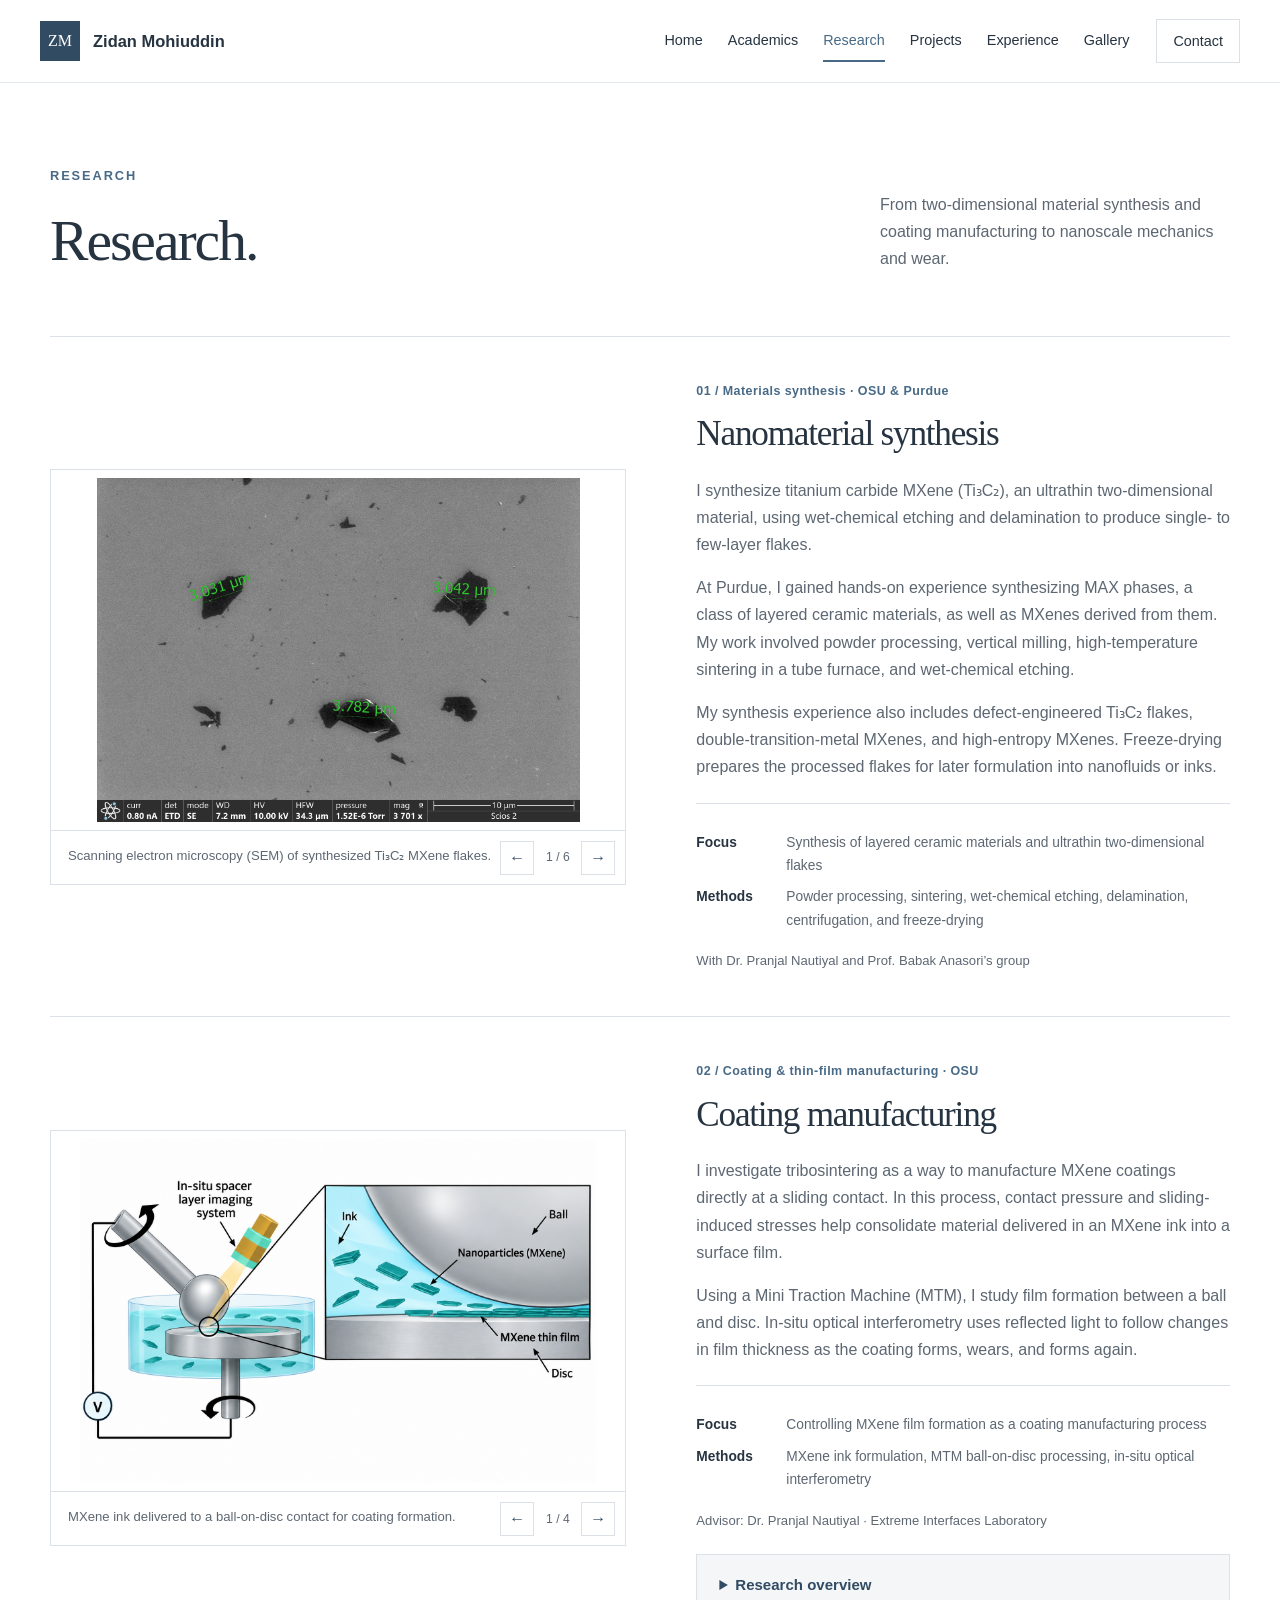
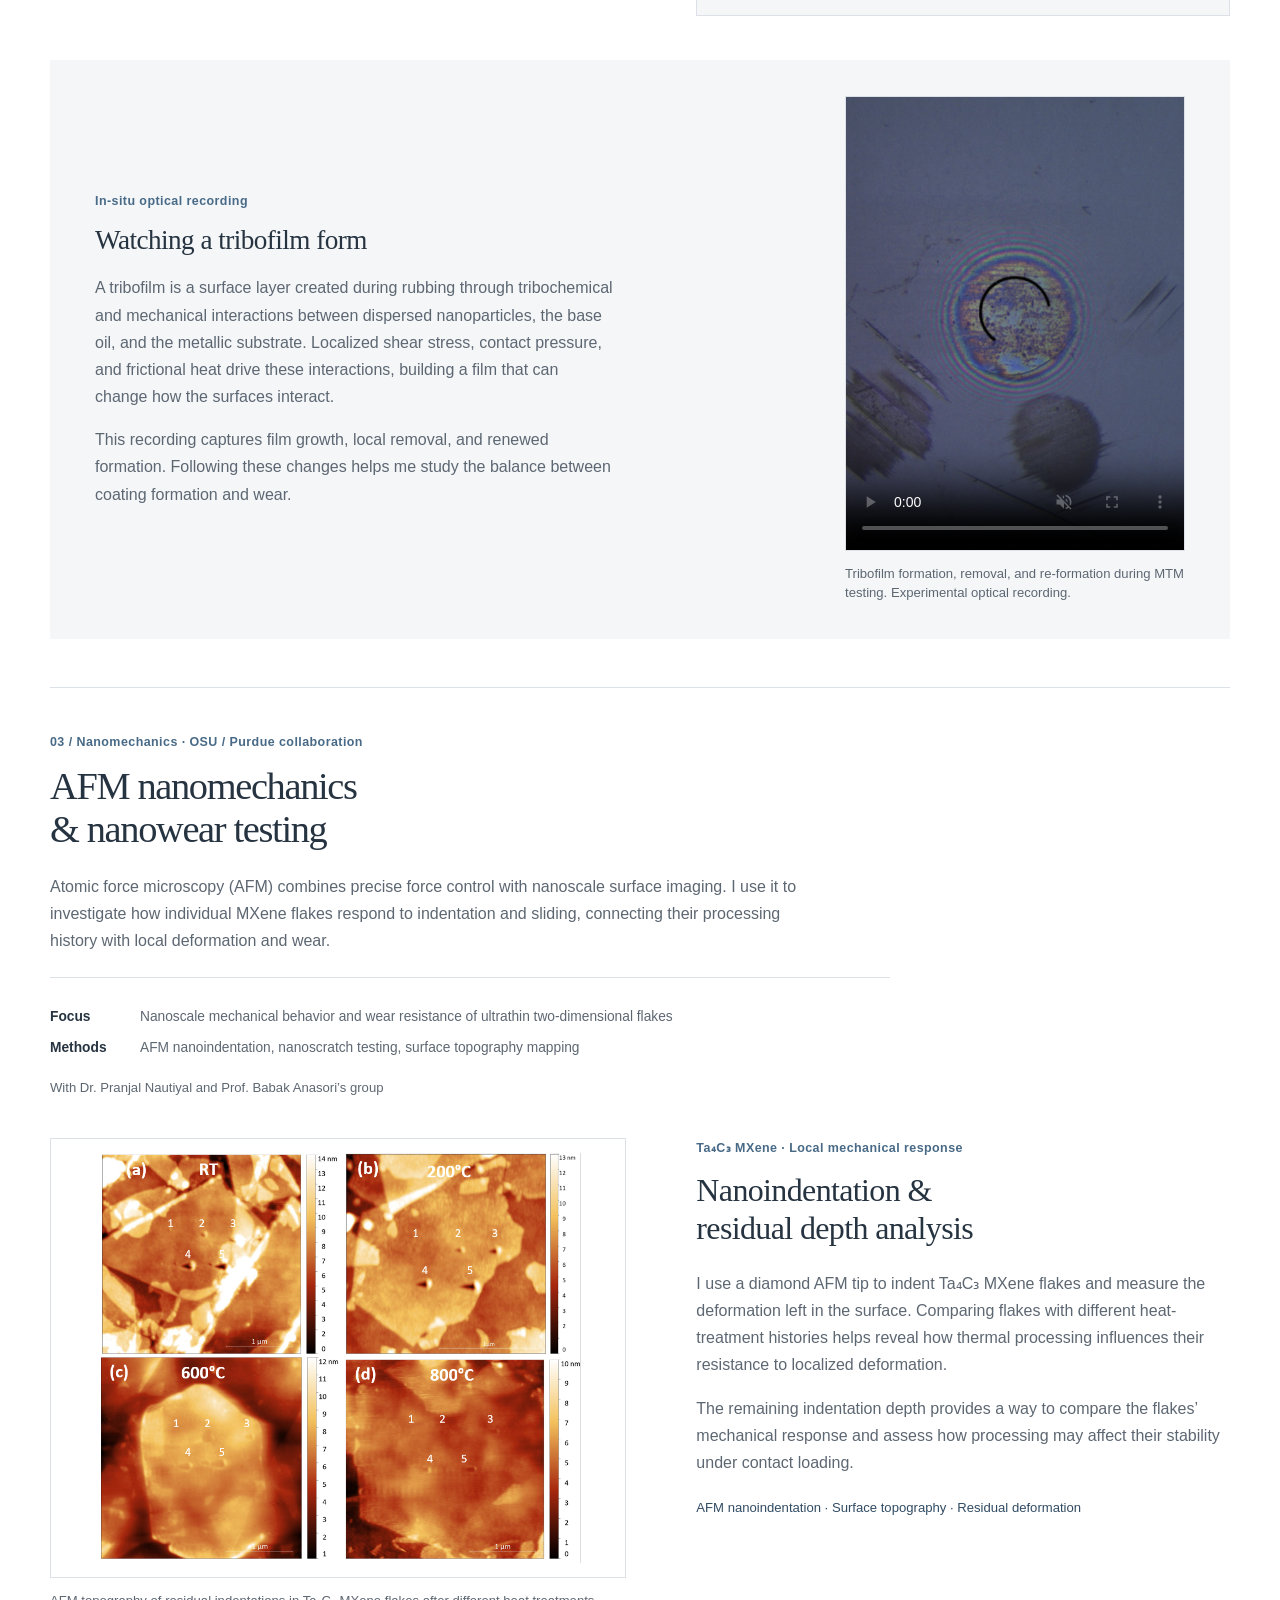
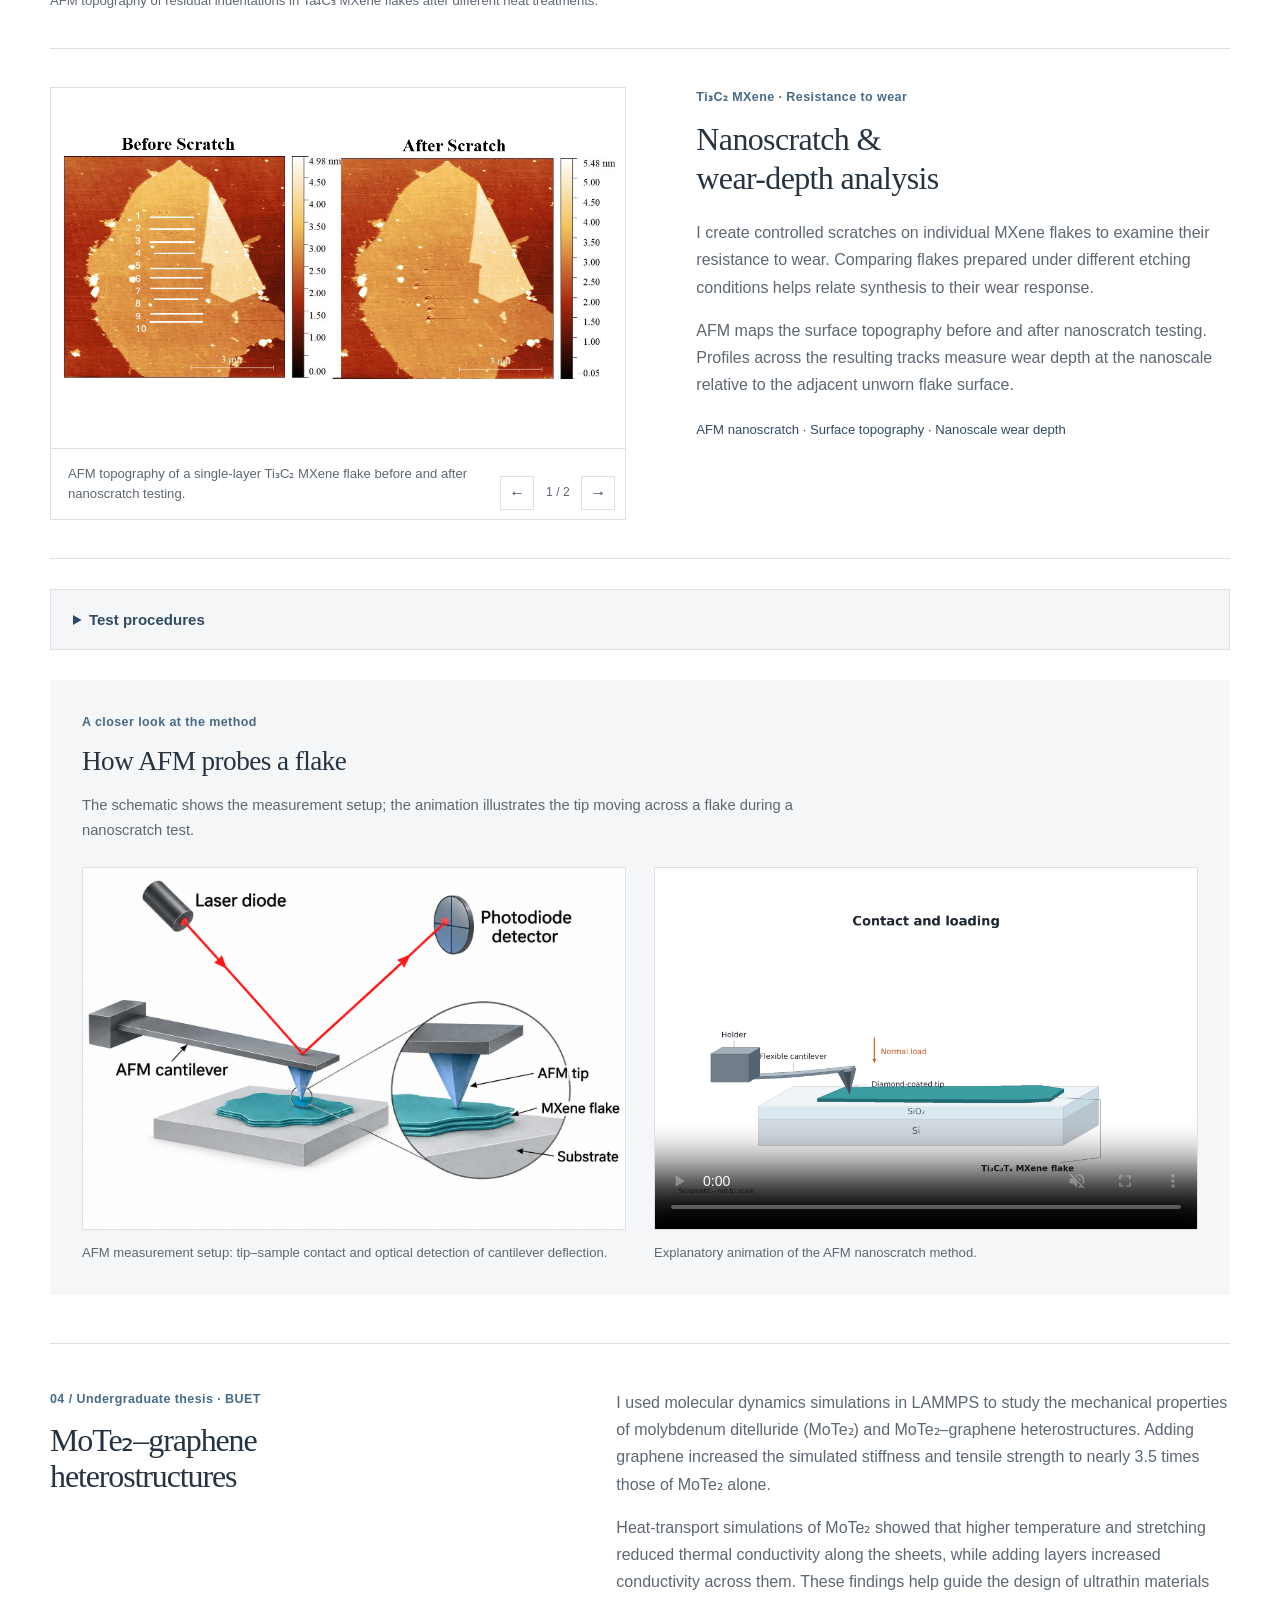
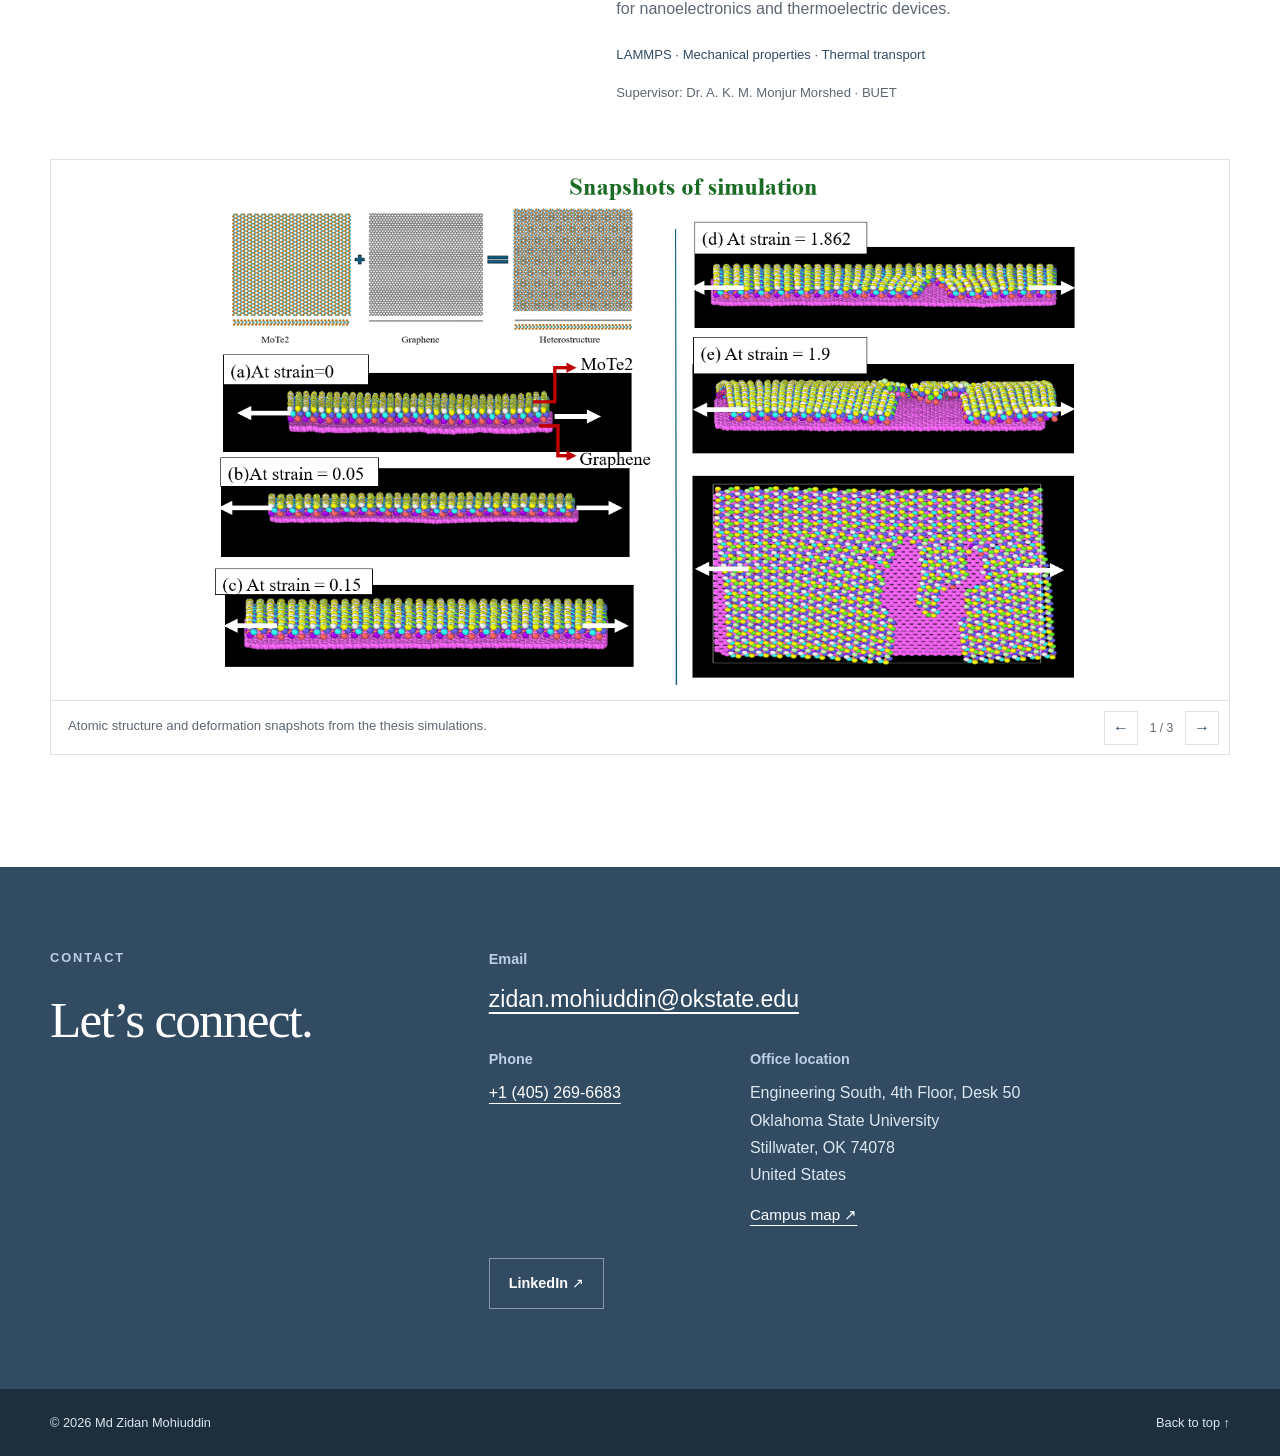
<file: research.html>
<!doctype html>
<html lang="en">
<head>
  <meta charset="utf-8">
  <meta name="viewport" content="width=device-width, initial-scale=1">
  <meta name="description" content="Research in materials synthesis, coating manufacturing, AFM nanomechanics, and nanoscale wear.">
  <meta name="theme-color" content="#314b63">
  <title>Research | Md Zidan Mohiuddin</title>
  <link rel="icon" type="image/svg+xml" href="data:image/svg+xml,%3Csvg xmlns='http://www.w3.org/2000/svg' viewBox='0 0 64 64'%3E%3Crect width='64' height='64' rx='10' fill='%23314b63'/%3E%3Cpath d='M17 19h30L19 45h28' fill='none' stroke='%23fff' stroke-width='5'/%3E%3C/svg%3E">
  <link rel="stylesheet" href="styles.css">
  <script src="script.js" defer></script>
</head>
<body id="top">
  <a class="skip-link" href="#main">Skip to content</a>

  <header class="site-header">
    <div class="header-inner">
      <a class="wordmark" href="index.html" aria-label="Zidan Mohiuddin, home">
        <span class="monogram" aria-hidden="true">ZM</span>
        <span>Zidan Mohiuddin</span>
      </a>
      <button class="menu-toggle" type="button" aria-expanded="false" aria-controls="primary-nav" hidden>
        <span class="menu-icon" aria-hidden="true"></span><span>Menu</span>
      </button>
      <nav id="primary-nav" class="primary-nav" aria-label="Main navigation">
        <a href="index.html">Home</a>
        <a href="academics.html">Academics</a>
        <a href="research.html" aria-current="page">Research</a>
        <a href="projects.html">Projects</a>
        <a href="experience.html">Experience</a>
        <a href="gallery.html">Gallery</a>
        <a class="nav-contact" href="#contact">Contact</a>
      </nav>
    </div>
  </header>

  <main id="main">
    <section id="research" class="section page-section research-section" aria-labelledby="research-title">
      <div class="container">
        <div class="section-heading">
          <div><p class="eyebrow">Research</p><h1 id="research-title" class="page-title">Research.</h1></div>
          <p class="section-intro">From two-dimensional material synthesis and coating manufacturing to nanoscale mechanics and wear.</p>
        </div>

        <!-- RESEARCH 01: Layered ceramics and MXene synthesis. -->
        <article class="feature-row research-area" id="nanomaterial-synthesis">
          <div class="feature-visual">
<div class="media-gallery research-gallery" role="region" aria-label="Nanomaterial synthesis">
  <div class="media-slides">
<figure class="media-slide technical-media">
  <a class="image-link" href="assets/mxene-sem.png" data-lightbox="synthesis" data-caption="Scanning electron microscopy (SEM) of synthesized Ti₃C₂ MXene flakes.">
    <img src="assets/mxene-sem.png" width="1536" height="1094" alt="SEM micrograph showing the morphology and lateral dimensions of Ti₃C₂ MXene flakes" loading="lazy">
    <span class="image-hint" aria-hidden="true">View image ↗</span>
  </a>
  <figcaption>Scanning electron microscopy (SEM) of synthesized Ti₃C₂ MXene flakes.</figcaption>
</figure>
<figure class="media-slide technical-media">
  <a class="image-link" href="assets/mxene-etching.png" data-lightbox="synthesis" data-caption="Wet-chemical etching setup used during MXene synthesis.">
    <img src="assets/mxene-etching.png" width="1260" height="945" alt="Laboratory etching vessel held in a temperature-controlled bath on a hotplate stirrer" loading="lazy">
    <span class="image-hint" aria-hidden="true">View image ↗</span>
  </a>
  <figcaption>Wet-chemical etching setup used during MXene synthesis.</figcaption>
</figure>
<figure class="media-slide technical-media">
  <a class="image-link" href="assets/mxene-centrifuge.png" data-lightbox="synthesis" data-caption="Centrifugation during MXene processing.">
    <img src="assets/mxene-centrifuge.png" width="709" height="945" alt="Open laboratory centrifuge with sample tubes loaded in the rotor" loading="lazy">
    <span class="image-hint" aria-hidden="true">View image ↗</span>
  </a>
  <figcaption>Centrifugation during MXene processing.</figcaption>
</figure>
<figure class="media-slide technical-media">
  <a class="image-link" href="assets/mxene-dispersion.png" data-lightbox="synthesis" data-caption="Ti₃C₂ MXene after delamination.">
    <img src="assets/mxene-dispersion.png" width="709" height="945" alt="A gloved hand holding a labeled tube of prepared Ti₃C₂ MXene" loading="lazy">
    <span class="image-hint" aria-hidden="true">View image ↗</span>
  </a>
  <figcaption>Ti₃C₂ MXene after delamination.</figcaption>
</figure>
<figure class="media-slide technical-media">
  <a class="image-link" href="assets/mxene-freeze-dried.png" data-lightbox="synthesis" data-caption="Freeze-dried, single- to few-layer MXene flakes, ready to formulate nanofluids or inks.">
    <img src="assets/mxene-freeze-dried.png" width="1260" height="945" alt="Freeze-dried MXene material collected after processing" loading="lazy">
    <span class="image-hint" aria-hidden="true">View image ↗</span>
  </a>
  <figcaption>Freeze-dried, single- to few-layer MXene flakes, ready to formulate nanofluids or inks.</figcaption>
</figure>
<figure class="media-slide technical-media">
  <a class="image-link" href="assets/mxene-flakes.png" data-lightbox="synthesis" data-caption="AFM topographic images of single-layer Ti₃C₂ MXene flakes.">
    <img src="assets/mxene-flakes.png" width="1321" height="736" alt="AFM topographic images of single-layer Ti₃C₂ MXene flakes with height scales" loading="lazy">
    <span class="image-hint" aria-hidden="true">View image ↗</span>
  </a>
  <figcaption>AFM topographic images of single-layer Ti₃C₂ MXene flakes.</figcaption>
</figure>
  </div>
  <div class="carousel-controls" hidden><button type="button" data-prev aria-label="Previous nanomaterial synthesis image">←</button><span class="slide-count" aria-live="polite"></span><button type="button" data-next aria-label="Next nanomaterial synthesis image">→</button></div>
</div>
          </div>
          <div class="feature-copy">
            <p class="item-category">01 / Materials synthesis · OSU &amp; Purdue</p>
            <h2>Nanomaterial synthesis</h2>
            <p>I synthesize titanium carbide MXene (Ti₃C₂), an ultrathin two-dimensional material, using wet-chemical etching and delamination to produce single- to few-layer flakes.</p>
            <p>At Purdue, I gained hands-on experience synthesizing MAX phases, a class of layered ceramic materials, as well as MXenes derived from them. My work involved powder processing, vertical milling, high-temperature sintering in a tube furnace, and wet-chemical etching.</p>
            <p>My synthesis experience also includes defect-engineered Ti₃C₂ flakes, double-transition-metal MXenes, and high-entropy MXenes. Freeze-drying prepares the processed flakes for later formulation into nanofluids or inks.</p>
            <dl class="study-facts"><div><dt>Focus</dt><dd>Synthesis of layered ceramic materials and ultrathin two-dimensional flakes</dd></div><div><dt>Methods</dt><dd>Powder processing, sintering, wet-chemical etching, delamination, centrifugation, and freeze-drying</dd></div></dl>
            <p class="supervisor">With Dr. Pranjal Nautiyal and Prof. Babak Anasori’s group</p>
          </div>
        </article>

        <!-- RESEARCH 02: Coating manufacturing through tribosintering. -->
        <article class="research-area" id="mtm-tribosintering">
          <div class="feature-row">
            <div class="feature-visual">
<div class="media-gallery research-gallery" role="region" aria-label="Coating manufacturing">
  <div class="media-slides">
<figure class="media-slide technical-media">
  <a class="image-link" href="assets/coating-manufacturing-schematic.png" data-lightbox="tribosintering" data-caption="MXene ink delivered to a ball-on-disc contact for coating formation.">
    <img src="assets/coating-manufacturing-schematic.png" width="1536" height="1024" alt="Schematic showing MXene ink delivered to a ball-on-disc contact to form a thin film, with optical film measurements" loading="lazy">
    <span class="image-hint" aria-hidden="true">View image ↗</span>
  </a>
  <figcaption>MXene ink delivered to a ball-on-disc contact for coating formation.</figcaption>
</figure>
<figure class="media-slide technical-media">
  <a class="image-link" href="assets/mtm-instrument.jpeg" data-lightbox="tribosintering" data-caption="MTM setup for ball-on-disc processing.">
    <img src="assets/mtm-instrument.jpeg" width="1600" height="1200" alt="Mini Traction Machine in the laboratory with its ball-on-disc test chamber open" loading="lazy">
    <span class="image-hint" aria-hidden="true">View image ↗</span>
  </a>
  <figcaption>MTM setup for ball-on-disc processing.</figcaption>
</figure>
<figure class="media-slide technical-media">
  <a class="image-link" href="assets/mtm-contact.jpeg" data-lightbox="tribosintering" data-caption="A closer look at the MTM contact assembly.">
    <img src="assets/mtm-contact.jpeg" width="1600" height="1200" alt="Close view of the MTM ball holder and disc in the open test chamber" loading="lazy">
    <span class="image-hint" aria-hidden="true">View image ↗</span>
  </a>
  <figcaption>A closer look at the MTM contact assembly.</figcaption>
</figure>
<figure class="media-slide technical-media">
  <a class="image-link" href="assets/tribofilm-interferometry.png" data-lightbox="tribosintering" data-caption="Optical interferometry for monitoring tribofilm thickness.">
    <img src="assets/tribofilm-interferometry.png" width="800" height="600" alt="Schematic showing white-light optical interferometry for observing a tribofilm on a ball" loading="lazy">
    <span class="image-hint" aria-hidden="true">View image ↗</span>
  </a>
  <figcaption>Optical interferometry for monitoring tribofilm thickness.</figcaption>
</figure>
  </div>
  <div class="carousel-controls" hidden><button type="button" data-prev aria-label="Previous coating manufacturing image">←</button><span class="slide-count" aria-live="polite"></span><button type="button" data-next aria-label="Next coating manufacturing image">→</button></div>
</div>
            </div>
            <div class="feature-copy">
              <p class="item-category">02 / Coating &amp; thin-film manufacturing · OSU</p>
              <h2>Coating manufacturing</h2>
              <p>I investigate tribosintering as a way to manufacture MXene coatings directly at a sliding contact. In this process, contact pressure and sliding-induced stresses help consolidate material delivered in an MXene ink into a surface film.</p>
              <p>Using a Mini Traction Machine (MTM), I study film formation between a ball and disc. In-situ optical interferometry uses reflected light to follow changes in film thickness as the coating forms, wears, and forms again.</p>
              <dl class="study-facts"><div><dt>Focus</dt><dd>Controlling MXene film formation as a coating manufacturing process</dd></div><div><dt>Methods</dt><dd>MXene ink formulation, MTM ball-on-disc processing, in-situ optical interferometry</dd></div></dl>
              <p class="supervisor">Advisor: Dr. Pranjal Nautiyal · Extreme Interfaces Laboratory</p>
              <details class="method-details research-overview">
                <summary>Research overview</summary>
                <div class="method-details-body">
                  <p>Producing continuous, durable MXene coatings is a central challenge. This research explores whether sliding contact can turn MXene ink into a bonded film at the interface.</p>
                  <p>Tracking film growth during processing helps connect contact conditions with coating development. The broader study aims to combine these observations with microscopy, spectroscopy, and mechanical characterization to understand how processing influences film structure and durability.</p>
                </div>
              </details>
            </div>
          </div>
          <div class="video-panel tribofilm-panel">
            <div class="video-panel-copy">
              <p class="item-category">In-situ optical recording</p>
              <h3>Watching a tribofilm form</h3>
              <p>A tribofilm is a surface layer created during rubbing through tribochemical and mechanical interactions between dispersed nanoparticles, the base oil, and the metallic substrate. Localized shear stress, contact pressure, and frictional heat drive these interactions, building a film that can change how the surfaces interact.</p>
              <p>This recording captures film growth, local removal, and renewed formation. Following these changes helps me study the balance between coating formation and wear.</p>
            </div>
            <figure class="video-figure tribofilm-figure">
              <video class="research-video tribofilm-video" width="1088" height="1456" controls muted loop playsinline preload="none" poster="assets/tribofilm-video-poster.jpg" data-loop-video aria-label="Optical recording of MXene tribofilm formation, removal, and re-formation" aria-describedby="tribofilm-video-caption">
                <source src="assets/mxene-tribofilm.mp4" type="video/mp4">
                Your browser cannot play this video. <a href="assets/mxene-tribofilm.mp4">Open the tribofilm recording.</a>
              </video>
              <figcaption id="tribofilm-video-caption">Tribofilm formation, removal, and re-formation during MTM testing. Experimental optical recording.</figcaption>
            </figure>
          </div>
        </article>

        <!-- RESEARCH 03: Indentation and nanoscratch with shared test procedures. -->
        <article class="research-area afm-area" id="afm-nanomechanics">
          <div class="research-group-heading">
            <p class="item-category">03 / Nanomechanics · OSU / Purdue collaboration</p>
            <h2>AFM nanomechanics<br>&amp; nanowear testing</h2>
            <p>Atomic force microscopy (AFM) combines precise force control with nanoscale surface imaging. I use it to investigate how individual MXene flakes respond to indentation and sliding, connecting their processing history with local deformation and wear.</p>
            <dl class="study-facts afm-study-facts">
              <div><dt>Focus</dt><dd>Nanoscale mechanical behavior and wear resistance of ultrathin two-dimensional flakes</dd></div>
              <div><dt>Methods</dt><dd>AFM nanoindentation, nanoscratch testing, surface topography mapping</dd></div>
            </dl>
            <p class="supervisor">With Dr. Pranjal Nautiyal and Prof. Babak Anasori’s group</p>
          </div>

          <section class="study-row" id="afm-indentation" aria-labelledby="indentation-title">
            <div class="feature-visual">
<figure class="single-media technical-media">
  <a class="image-link" href="assets/afm-indentation-topography.png" data-lightbox="afm-indentation" data-caption="AFM topography of residual indentations in Ta₄C₃ MXene flakes after different heat treatments.">
    <img src="assets/afm-indentation-topography.png" width="880" height="742" alt="Four AFM topographic maps showing indentation marks in Ta₄C₃ MXene flakes under different prior heat-treatment conditions" loading="lazy">
    <span class="image-hint" aria-hidden="true">View image ↗</span>
  </a>
  <figcaption>AFM topography of residual indentations in Ta₄C₃ MXene flakes after different heat treatments.</figcaption>
</figure>
            </div>
            <div class="study-copy">
              <p class="item-category">Ta₄C₃ MXene · Local mechanical response</p>
              <h3 id="indentation-title">Nanoindentation &amp;<br>residual depth analysis</h3>
              <p>I use a diamond AFM tip to indent Ta₄C₃ MXene flakes and measure the deformation left in the surface. Comparing flakes with different heat-treatment histories helps reveal how thermal processing influences their resistance to localized deformation.</p>
              <p>The remaining indentation depth provides a way to compare the flakes’ mechanical response and assess how processing may affect their stability under contact loading.</p>
              <p class="method-line">AFM nanoindentation · Surface topography · Residual deformation</p>
            </div>
          </section>

          <section class="study-row" id="afm-nanoscratch" aria-labelledby="nanoscratch-title">
            <div class="feature-visual">
<div class="media-gallery research-gallery" role="region" aria-label="Nanoscratch and wear-depth analysis">
  <div class="media-slides">
<figure class="media-slide technical-media">
  <a class="image-link" href="assets/afm-nanowear.png" data-lightbox="afm-nanoscratch" data-caption="AFM topography of a single-layer Ti₃C₂ MXene flake before and after nanoscratch testing.">
    <img src="assets/afm-nanowear.png" width="1036" height="555" alt="AFM topographic images of a single-layer Ti₃C₂ MXene flake before and after ten nanoscratches" loading="lazy">
    <span class="image-hint" aria-hidden="true">View image ↗</span>
  </a>
  <figcaption>AFM topography of a single-layer Ti₃C₂ MXene flake before and after nanoscratch testing.</figcaption>
</figure>
<figure class="media-slide technical-media">
  <a class="image-link" href="assets/afm-scratch-depth-profile.png" data-lightbox="afm-nanoscratch" data-caption="A line profile across all ten scratches. Each groove’s wear depth is measured relative to the adjacent unworn flake surface.">
    <img src="assets/afm-scratch-depth-profile.png" width="1333" height="649" alt="AFM topographic image with a line crossing ten scratch tracks and the corresponding surface-height profile" loading="lazy">
    <span class="image-hint" aria-hidden="true">View image ↗</span>
  </a>
  <figcaption>A line profile across all ten scratches. Each groove’s wear depth is measured relative to the adjacent unworn flake surface.</figcaption>
</figure>
  </div>
  <div class="carousel-controls" hidden><button type="button" data-prev aria-label="Previous nanoscratch and wear-depth analysis image">←</button><span class="slide-count" aria-live="polite"></span><button type="button" data-next aria-label="Next nanoscratch and wear-depth analysis image">→</button></div>
</div>
            </div>
            <div class="study-copy">
              <p class="item-category">Ti₃C₂ MXene · Resistance to wear</p>
              <h3 id="nanoscratch-title">Nanoscratch &amp;<br>wear-depth analysis</h3>
              <p>I create controlled scratches on individual MXene flakes to examine their resistance to wear. Comparing flakes prepared under different etching conditions helps relate synthesis to their wear response.</p>
              <p>AFM maps the surface topography before and after nanoscratch testing. Profiles across the resulting tracks measure wear depth at the nanoscale relative to the adjacent unworn flake surface.</p>
              <p class="method-line">AFM nanoscratch · Surface topography · Nanoscale wear depth</p>
            </div>
          </section>

          <details class="method-details shared-procedures">
            <summary>Test procedures</summary>
            <div class="method-details-body">
              <h4>Instrument &amp; calibration</h4>
              <p>Both studies use an MFP-3D AFM and an AD-40-AS diamond probe in ambient air at room temperature. Cantilever stiffness is calibrated by thermal noise, and deflection sensitivity from hard contact on a silicon reference.</p>
              <h4>Indentation &amp; scratching</h4>
              <p>Indentation applies controlled normal loads. Nanoscratches are produced in AFM lithography mode at progressively higher loads. Surface topography is recorded to capture the remaining indentations and wear tracks.</p>
              <h4>Depth analysis</h4>
              <p>After leveling and row alignment, surface profiles measure the deepest point of each indentation or scratch relative to the surrounding undeformed flake surface. Raised material around the features is excluded from the reference surface.</p>
            </div>
          </details>

          <div class="afm-method-panel">
            <div class="afm-method-heading">
              <p class="item-category">A closer look at the method</p>
              <h3>How AFM probes a flake</h3>
              <p>The schematic shows the measurement setup; the animation illustrates the tip moving across a flake during a nanoscratch test.</p>
            </div>
            <div class="afm-method-media">
<figure class="single-media technical-media">
  <a class="image-link" href="assets/afm-measurement-schematic.png" data-lightbox="afm-method" data-caption="AFM measurement setup: tip–sample contact and optical detection of cantilever deflection.">
    <img src="assets/afm-measurement-schematic.png" width="1536" height="1024" alt="AFM schematic showing the laser, photodetector, cantilever, diamond tip, MXene flake, and substrate" loading="lazy">
    <span class="image-hint" aria-hidden="true">View image ↗</span>
  </a>
  <figcaption>AFM measurement setup: tip–sample contact and optical detection of cantilever deflection.</figcaption>
</figure>
              <figure class="video-figure">
                <video class="research-video" controls muted loop playsinline preload="metadata" poster="assets/afm-poster.png" data-loop-video aria-label="AFM nanoscratch explanatory animation" aria-describedby="afm-video-caption">
                  <source src="assets/afm-nanoscratch.mp4" type="video/mp4">
                  Your browser cannot play this video. <a href="assets/afm-nanoscratch.mp4">Open the animation.</a>
                </video>
                <figcaption id="afm-video-caption">Explanatory animation of the AFM nanoscratch method.</figcaption>
              </figure>
            </div>
          </div>
        </article>

        <article class="thesis-card research-thesis" id="undergraduate-thesis">
          <div><p class="item-category">04 / Undergraduate thesis · BUET</p><h2>MoTe₂–graphene<br>heterostructures</h2></div>
          <div>
            <p>I used molecular dynamics simulations in LAMMPS to study the mechanical properties of molybdenum ditelluride (MoTe₂) and MoTe₂–graphene heterostructures. Adding graphene increased the simulated stiffness and tensile strength to nearly 3.5 times those of MoTe₂ alone.</p>
            <p>Heat-transport simulations of MoTe₂ showed that higher temperature and stretching reduced thermal conductivity along the sheets, while adding layers increased conductivity across them. These findings help guide the design of ultrathin materials for nanoelectronics and thermoelectric devices.</p>
            <p class="method-line">LAMMPS · Mechanical properties · Thermal transport</p>
            <p class="supervisor">Supervisor: Dr. A. K. M. Monjur Morshed · BUET</p>
          </div>
          <div class="thesis-media">
            <div class="media-gallery thesis-gallery" role="region" aria-label="Undergraduate thesis presentation slides">
              <div class="media-slides">
                <figure class="media-slide technical-media">
                  <a class="image-link" href="assets/thesis-tensile-snapshots.png" data-lightbox="thesis" data-caption="Atomic structure and deformation snapshots from the thesis simulations.">
                    <img src="assets/thesis-tensile-snapshots.png" width="1311" height="753" alt="MoTe2 and graphene atomic models and snapshots of the layered structure during tensile deformation" loading="lazy">
                    <span class="image-hint" aria-hidden="true">View image ↗</span>
                  </a>
                  <figcaption>Atomic structure and deformation snapshots from the thesis simulations.</figcaption>
                </figure>
                <figure class="media-slide technical-media">
                  <a class="image-link" href="assets/thesis-stress-strain.png" data-lightbox="thesis" data-caption="Stress–strain comparisons for two in-plane loading directions.">
                    <img src="assets/thesis-stress-strain.png" width="1216" height="343" alt="Stress versus strain curves comparing MoTe2 and a MoTe2-graphene layered structure in armchair and zigzag directions" loading="lazy">
                    <span class="image-hint" aria-hidden="true">View image ↗</span>
                  </a>
                  <figcaption>Stress–strain comparisons for two in-plane loading directions.</figcaption>
                </figure>
                <figure class="media-slide technical-media">
                  <a class="image-link" href="assets/thesis-thermal-model.png" data-lightbox="thesis" data-caption="Heat-transport modeling and simulated temperature profiles.">
                    <img src="assets/thesis-thermal-model.png" width="1432" height="757" alt="Heat-transport simulation setup with hot and cold regions and temperature profiles along and across the material layers" loading="lazy">
                    <span class="image-hint" aria-hidden="true">View image ↗</span>
                  </a>
                  <figcaption>Heat-transport modeling and simulated temperature profiles.</figcaption>
                </figure>
              </div>
              <div class="carousel-controls" hidden><button type="button" data-prev aria-label="Previous thesis slide">←</button><span class="slide-count" aria-live="polite"></span><button type="button" data-next aria-label="Next thesis slide">→</button></div>
            </div>
          </div>
        </article>
      </div>
    </section>

    <section id="contact" class="section contact-section" aria-labelledby="contact-title">
      <div class="container contact-grid">
        <div><p class="eyebrow">Contact</p><h2 id="contact-title">Let’s connect.</h2></div>
        <div class="contact-links">
          <dl class="contact-details">
            <div class="contact-item contact-email">
              <dt>Email</dt>
              <dd><a class="email-link" href="mailto:zidan.mohiuddin@okstate.edu">zidan.mohiuddin@okstate.edu</a></dd>
            </div>
            <div class="contact-item">
              <dt>Phone</dt>
              <dd><a href="tel:+14052696683">+1 (405) 269-6683</a></dd>
            </div>
            <div class="contact-item">
              <dt>Office location</dt>
              <dd>
                <address>Engineering South, 4th Floor, Desk 50<br>
                  Oklahoma State University<br>
                  Stillwater, OK 74078<br>
                  United States</address>
                <a class="campus-map-link" href="https://map.okstate.edu/?id=1842" target="_blank" rel="noopener noreferrer">Campus map ↗</a>
              </dd>
            </div>
          </dl>
          <div class="contact-buttons"><a class="button button-outline-light" href="https://www.linkedin.com/in/zidan-mohiuddin/" target="_blank" rel="noopener noreferrer">LinkedIn ↗</a></div>
        </div>
      </div>
    </section>
  </main>

  <footer class="site-footer"><div class="container footer-inner"><p>© <span id="copyright-year">2026</span> Md Zidan Mohiuddin</p><a href="#top">Back to top ↑</a></div></footer>

  <dialog id="photo-dialog" class="photo-dialog" aria-label="Expanded photograph" aria-describedby="dialog-caption">
    <div class="dialog-toolbar"><p id="dialog-counter" aria-live="polite"></p><button class="dialog-close" type="button" aria-label="Close expanded photograph">Close <span aria-hidden="true">×</span></button></div>
    <div class="dialog-image-wrap"><img id="dialog-image" alt=""></div>
    <div class="dialog-bottom"><button class="dialog-prev" type="button" aria-label="Previous photograph">←</button><p id="dialog-caption" aria-live="polite"></p><button class="dialog-next" type="button" aria-label="Next photograph">→</button></div>
  </dialog>
</body>
</html>
</file>
<file: styles.css>
/* Slate blue complements the cover photograph’s sky and stonework. */
:root {
  --ink: #263340;
  --muted: #5d6772;
  --accent: #314b63;
  --accent-bright: #486a87;
  --warm-accent: #bb975c;
  --paper: #ffffff;
  --pale: #f4f6f8;
  --line: #dbe1e7;
  --serif: Georgia, "Times New Roman", serif;
  --sans: "Segoe UI", -apple-system, BlinkMacSystemFont, Arial, sans-serif;
  --content-width: 1180px;
  --header-height: 82px;
}
* { box-sizing: border-box; }
html { scroll-behavior: smooth; scroll-padding-top: calc(var(--header-height) + 20px); }
body { margin: 0; color: var(--ink); background: var(--paper); font-family: var(--sans); font-size: 1rem; line-height: 1.7; -webkit-font-smoothing: antialiased; }
body.dialog-open { overflow: hidden; }
img, video { display: block; width: 100%; max-width: 100%; height: auto; }
button, a { -webkit-tap-highlight-color: transparent; }
button { font: inherit; }
button, a { touch-action: manipulation; }
a { color: inherit; text-underline-offset: 5px; }
button { cursor: pointer; }
a:focus-visible, button:focus-visible, video:focus-visible, summary:focus-visible { outline: 3px solid #b17d36; outline-offset: 5px; }
[hidden] { display: none !important; }
figure, p, ul, h1, h2, h3 { margin: 0; }
p + p { margin-top: 1rem; }
h1, h2, h3 { font-weight: 400; line-height: 1.12; text-wrap: balance; }
h2 { font: 400 clamp(2.35rem, 4vw, 3.6rem)/1.12 var(--serif); letter-spacing: -.035em; }
h3 { font: 400 1.8rem/1.2 var(--serif); letter-spacing: -.02em; }
::selection { background: #dce6ef; color: #314b63; }
.container { width: min(var(--content-width), calc(100% - 100px)); margin: 0 auto; }
.section { padding: 112px 0; }
.page-section { padding-top: 82px; min-height: 60vh; }
.page-title { font: 400 clamp(2.5rem, 4.5vw, 4rem)/1.1 var(--serif); letter-spacing: -.035em; }
.eyebrow { color: var(--accent-bright); font-size: .8rem; font-weight: 650; letter-spacing: .15em; text-transform: uppercase; margin-bottom: 22px; }
.section-heading { display: grid; grid-template-columns: 1.3fr 1fr; align-items: end; gap: 80px; margin-bottom: 64px; }
.section-intro { max-width: 350px; justify-self: end; color: var(--muted); }
.skip-link { position: fixed; left: 16px; top: -100px; z-index: 100; background: var(--accent); color: white; padding: 10px 20px; }
.skip-link:focus { top: 10px; }

/* Header */
.site-header { position: sticky; top: 0; z-index: 30; background: rgba(255,255,255,.97); border-bottom: 1px solid #e4e9ee; }
.header-inner { min-height: var(--header-height); max-width: 1500px; margin: auto; padding: 0 40px; display: flex; align-items: center; justify-content: space-between; gap: 28px; }
.wordmark { display: flex; align-items: center; gap: 13px; text-decoration: none; white-space: nowrap; font-size: 1.03rem; font-weight: 600; }
.monogram { font-family: var(--serif); font-size: 1rem; font-weight: 400; color: white; background: var(--accent); width: 40px; height: 40px; display: grid; place-items: center; }
.primary-nav { display: flex; align-items: center; gap: 25px; }
.primary-nav a { font-size: .9rem; text-decoration: none; line-height: 1.4; padding: 10px 0; border-bottom: 2px solid transparent; }
.primary-nav a:hover, .primary-nav a[aria-current="page"] { color: var(--accent-bright); border-bottom-color: var(--accent-bright); }
.primary-nav .nav-contact { margin-left: 2px; border: 1px solid var(--line); padding: 11px 16px; }
.menu-toggle { display: none; align-items: center; gap: 9px; border: 1px solid var(--line); background: transparent; padding: 8px 11px; color: var(--ink); font-size: .9rem; }
.menu-icon, .menu-icon::before, .menu-icon::after { display: block; width: 17px; height: 1px; background: currentColor; position: relative; }
.menu-icon::before, .menu-icon::after { content: ""; position: absolute; left: 0; }
.menu-icon::before { top: -5px; }.menu-icon::after { top: 5px; }

/* The new photograph sits to the right so the name does not cover the face. */
.hero { position: relative; background: #253747; isolation: isolate; min-height: 560px; height: min(720px, 48vw); color: white; }
.hero-image { position: absolute; top: 0; bottom: 0; left: 28%; width: 72%; height: 100%; object-fit: cover; object-position: 50% 84%; z-index: -2; }
.hero-shade { position: absolute; inset: 0; z-index: -1; background: linear-gradient(90deg, #253747 0%, #253747 23%, rgba(37,55,71,.78) 40%, rgba(37,55,71,.08) 62%, rgba(37,55,71,0) 100%); }
.hero-content { position: relative; height: 100%; display: flex; flex-direction: column; justify-content: center; align-items: flex-start; padding: 34px 0 60px; margin-left: max(50px, calc((100vw - var(--content-width))/2)); max-width: 44%; }
.hero-eyebrow { color: #e8eef4; font-size: .76rem; letter-spacing: .12em; max-width: 390px; line-height: 1.6; }
.hero h1 { font: 400 clamp(3.5rem, 5.9vw, 6rem)/1.01 var(--serif); letter-spacing: -.045em; margin: 2px 0 24px; }
.title-period { color: #ddbd84; }
.hero-summary { font-size: clamp(1.1rem, 1.6vw, 1.35rem); line-height: 1.6; color: #f6f8fa; }
.hero-links { display: flex; align-items: center; gap: 25px; margin-top: 30px; flex-wrap: wrap; }
.button { display: inline-flex; align-items: center; justify-content: center; gap: 22px; min-height: 48px; padding: 12px 19px; font-size: .9rem; font-weight: 550; text-decoration: none; border: 1px solid transparent; transition: background .18s ease, color .18s ease; }
.button-light { color: var(--accent); background: white; }
.button-light:hover { background: #e7eef4; }
.hero-text-link { font-size: .9rem; color: white; }
.hero-scroll { position: absolute; right: 50px; bottom: 28px; display: flex; gap: 25px; align-items: center; font-size: .8rem; letter-spacing: .05em; text-decoration: none; }

/* Biography */
.about-grid { display: grid; grid-template-columns: 340px 1fr; align-items: center; gap: 95px; }
.portrait-wrap { align-self: center; width: 100%; }
.portrait-frame { position: relative; width: 100%; aspect-ratio: 1; border-radius: 50%; overflow: hidden; border: 5px solid white; box-shadow: 0 0 0 1px var(--line); background: var(--pale); }
/* This crop centers the face in photo1.jpg; the original file stays intact. */
.portrait-frame img { position: absolute; left: 50%; top: 50%; width: 150%; max-width: none; height: auto; transform: translate(-52%, -56%); }
.portrait-wrap figcaption { border-bottom: 1px solid var(--line); padding: 22px 0; display: grid; gap: 3px; text-align: center; }
.portrait-wrap figcaption span:first-child { font-size: .95rem; font-weight: 650; }
.portrait-wrap figcaption span:last-child { font-size: .85rem; color: var(--muted); }
.about-copy h2 { margin-bottom: 27px; font-size: clamp(2rem, 3vw, 2.85rem); }
.about-copy > p:not(.eyebrow) { color: var(--muted); }
.about-copy .lead { font-size: 1.12rem; color: var(--ink) !important; }
.inline-topics { display: flex; list-style: none; padding: 0; gap: 5px 18px; flex-wrap: wrap; margin: 23px 0; color: var(--accent); font-size: .86rem; font-weight: 600; }
.text-links { display: flex; flex-wrap: wrap; gap: 28px; margin-top: 28px; }
.text-links a, .text-link { color: var(--accent); font-size: .9rem; font-weight: 600; }
.text-links a span { margin-left: 10px; }
.academic-preview { margin-top: 29px; padding-top: 24px; border-top: 1px solid var(--line); }
.academic-highlights { display: grid; grid-template-columns: repeat(3, minmax(0, 1fr)); gap: 15px; margin: 0 0 18px; }
.academic-highlights div { display: flex; flex-direction: column; gap: 5px; }
.academic-highlights dt { color: var(--muted); font-size: .77rem; line-height: 1.4; min-height: 2.8em; }
.academic-highlights dd { font: 400 2rem/1.2 var(--serif); color: var(--accent); margin: 0; white-space: nowrap; }
.academic-highlights dd span { font: 400 .76rem var(--sans); color: var(--muted); margin-left: 4px; }

/* Academics */
.academics-section { background: var(--pale); }
.education-grid { display: grid; grid-template-columns: repeat(2, minmax(0, 1fr)); gap: 28px; }
.education-card { background: white; padding: 34px 36px; border-top: 3px solid var(--accent); }
.education-top { display: flex; align-items: center; justify-content: space-between; flex-wrap: wrap; gap: 12px; margin-bottom: 34px; }
.institution-short { font-size: 1.05rem; font-weight: 750; letter-spacing: .05em; color: var(--accent); }
.date-label { font-size: .85rem; color: var(--muted); }
.education-card h2 { min-height: 2.5em; font-size: 1.6rem; }
.degree { margin-top: 18px; font-size: 1rem; font-weight: 550; }
.location { font-size: .85rem; color: var(--muted); margin-top: 4px; }
.academic-score { display: flex; align-items: flex-end; justify-content: space-between; gap: 10px; margin-top: 36px; padding-top: 25px; border-top: 1px solid var(--line); }
.academic-score strong { font: 400 4.2rem/1 var(--serif); letter-spacing: -.05em; color: var(--accent); white-space: nowrap; }
.academic-score strong span { font: 400 1.15rem var(--sans); letter-spacing: normal; color: var(--muted); margin-left: 5px; }
.academic-score > span { font-size: .85rem; color: var(--muted); text-align: right; max-width: 105px; }
.coursework, .class-rank { font-size: .86rem; color: var(--muted); line-height: 1.6; margin-top: 24px; }
.class-rank strong { color: var(--ink); font-weight: 650; margin-left: 6px; }
.class-rank > span { display: inline-block; }
.honors-row { display: grid; grid-template-columns: repeat(3, minmax(0, 1fr)); gap: 32px; margin-top: 40px; padding-top: 36px; border-top: 1px solid #d4dde5; }
.honor-label { color: var(--accent-bright); font-size: .78rem; }
.honors-row h3 { font-family: var(--sans); font-size: 1.02rem; font-weight: 650; line-height: 1.4; letter-spacing: 0; margin: 8px 0; }
.honors-row p { font-size: .875rem; color: var(--muted); }
.thesis-card { display: grid; grid-template-columns: 1fr 1.2fr; gap: 55px; padding-top: 45px; margin-top: 48px; border-top: 1px solid var(--line); }
.thesis-card h2 { font-size: 2rem; margin-top: 13px; }
.thesis-card > div:last-child > p { color: var(--muted); }


/* Coursework and affiliations stay with the relevant degree. */
.academic-block { margin-top: 28px; padding-top: 24px; border-top: 1px solid var(--line); }
.academic-block h3 { font: 650 1rem/1.4 var(--sans); letter-spacing: 0; margin-bottom: 15px; }
.course-list { padding-left: 19px; color: var(--muted); font-size: .9rem; }
.course-list li + li { margin-top: 7px; }
.course-list li::marker { color: var(--accent-bright); }
.course-groups { margin: 0; font-size: .9rem; }
.course-groups > div + div { margin-top: 17px; }
.course-groups dt { font-weight: 600; color: var(--ink); }
.course-groups dd { margin: 4px 0 0; color: var(--muted); }
.academic-documents { display: flex; flex-wrap: wrap; gap: 9px 22px; margin-top: 18px; }
.academic-documents .document-link { margin-top: 0; font-size: .86rem; }
.affiliation-list { list-style: none; padding: 0; font-size: .9rem; }
.affiliation-list li + li { margin-top: 20px; }
.affiliation-list strong { display: block; font-weight: 600; line-height: 1.5; }
.affiliation-list span { display: block; color: var(--muted); font-size: .85rem; margin-top: 4px; }
.affiliation-list a { display: block; color: var(--accent); text-decoration: none; }
.affiliation-list a strong { text-decoration: underline; text-underline-offset: 4px; }
.affiliation-list a:hover strong { color: var(--accent-bright); }

/* Research and projects */
.feature-row { display: grid; grid-template-columns: 1.08fr 1fr; gap: 70px; align-items: center; padding: 44px 0; border-top: 1px solid var(--line); }
.feature-copy h2, .feature-copy h3 { font-size: clamp(1.8rem, 2.75vw, 2.5rem); margin: 12px 0 23px; }
.feature-copy > p:not(.item-category):not(.method-line):not(.supervisor):not(.project-subtitle) { color: var(--muted); }
.item-category { font-size: .78rem; letter-spacing: .035em; color: var(--accent-bright); font-weight: 600; }
.image-link { display: block; position: relative; }
.image-hint { position: absolute; bottom: 12px; right: 12px; color: var(--ink); background: rgba(255,255,255,.95); border: 1px solid var(--line); padding: 4px 10px; font-size: .75rem; opacity: 0; transition: opacity .18s; }
.image-link:hover .image-hint, .image-link:focus-visible .image-hint { opacity: 1; }
.single-media > .image-link { background: white; padding: 14px; border: 1px solid var(--line); }
.technical-media img { object-fit: contain; }
.single-media img { aspect-ratio: 4/3; }
figcaption { font-size: .82rem; line-height: 1.5; color: var(--muted); }
.single-media > figcaption, .video-figure > figcaption { padding-top: 13px; }
.research-video { aspect-ratio: 16/9; border: 1px solid var(--line); background: white; }
.study-facts { border-top: 1px solid var(--line); padding-top: 19px; margin: 22px 0 18px; }
.study-facts div { display: grid; grid-template-columns: 78px 1fr; gap: 12px; margin: 8px 0; font-size: .86rem; }
.study-facts dt { font-weight: 650; color: var(--ink); }
.study-facts dd { margin: 0; color: var(--muted); }
.supervisor { font-size: .82rem; color: var(--muted); }
.additional-studies { display: grid; grid-template-columns: repeat(2, minmax(0, 1fr)); gap: 50px; padding-top: 42px; margin-top: 8px; border-top: 1px solid var(--line); }
.additional-studies h3 { font-size: 1.55rem; margin: 12px 0 17px; }
.additional-studies article > p:not(.item-category):not(.method-line) { color: var(--muted); }
.method-line { font-size: .82rem; color: var(--accent); margin-top: 21px; line-height: 1.7; }
.projects-section { background: #f6f8fa; }
.project-subtitle { font-size: 1.05rem; color: var(--accent); margin: -10px 0 18px; }
.project-results { padding-left: 19px; margin-top: 21px; font-size: .9rem; color: var(--muted); }
.project-results li + li { margin-top: 8px; }
.project-results li::marker { color: var(--accent-bright); }
.media-gallery { position: relative; background: white; border: 1px solid var(--line); }
.media-slide { margin: 0; }
.media-slide > .image-link { height: 380px; overflow: hidden; background: white; }
.media-slide img { width: 100%; height: 100%; }
.media-slide.technical-media img { padding: 15px; }
.media-slide.photo-media img { object-fit: cover; object-position: center 42%; }
.media-slide > figcaption { padding: 15px 110px 15px 17px; min-height: 54px; border-top: 1px solid var(--line); }
.carousel-controls { display: flex; align-items: center; gap: 8px; position: absolute; right: 10px; bottom: 9px; background: white; }
.carousel-controls button { background: white; color: var(--accent); border: 1px solid var(--line); width: 34px; height: 34px; line-height: 1; font-size: 1rem; }
.carousel-controls button:hover { background: var(--pale); }
.slide-count { font-size: .76rem; color: var(--muted); min-width: 31px; text-align: center; }
.research-gallery .media-slide > .image-link { height: 360px; }
.research-gallery .media-slide.technical-media img { padding: 8px; }
.research-area .feature-visual, .research-area .feature-copy { min-width: 0; }
.video-panel { display: grid; grid-template-columns: .8fr 1.2fr; gap: 45px; align-items: center; background: var(--pale); padding: 32px; }
.video-panel h3 { font-size: 1.7rem; margin: 12px 0 18px; }
.video-panel-copy > p:last-child { color: var(--muted); font-size: .92rem; }
.solar-project { display: grid; grid-template-columns: 1fr 1.15fr; gap: 60px; border-top: 1px solid var(--line); padding-top: 36px; margin-top: 10px; }
.solar-project h2 { font-size: 1.7rem; margin-top: 12px; }
.solar-project > div:last-child > p:first-child { color: var(--muted); }

/* Research methods, supporting documents, and thesis slides. */
.research-group-heading { border-top: 1px solid var(--line); padding-top: 44px; margin-top: 48px; }
.research-group-heading h2 { font-size: clamp(2rem, 3vw, 2.7rem); margin: 12px 0 22px; }
.research-group-heading > p:not(.item-category) { max-width: 780px; color: var(--muted); }
.research-group-heading .supervisor { margin-top: 15px; }
.study-row { display: grid; grid-template-columns: 1.08fr 1fr; gap: 28px 70px; align-items: start; padding: 38px 0; border-bottom: 1px solid var(--line); }
.study-row > div { min-width: 0; }
.study-copy h3 { font-size: clamp(1.7rem, 2.5vw, 2.2rem); margin: 12px 0 22px; }
.study-copy > p:not(.item-category):not(.method-line) { color: var(--muted); }
.afm-area > .video-panel { margin-top: 32px; }
.tribofilm-panel { grid-template-columns: minmax(0, 1fr) minmax(0, 340px); gap: 55px; padding: 36px 45px; }
.tribofilm-panel .video-panel-copy { max-width: 520px; }
.tribofilm-panel .video-panel-copy > p:not(.item-category) { color: var(--muted); font-size: 1rem; }
.tribofilm-video { width: 100%; height: auto; aspect-ratio: 1088/1456; object-fit: contain; background: #263340; }
.tribofilm-figure { width: min(100%, 340px); justify-self: center; }
.method-details { grid-column: 1 / -1; background: var(--pale); border: 1px solid var(--line); }
.method-details summary { cursor: pointer; padding: 17px 22px; font-size: .94rem; font-weight: 600; color: var(--accent); }
.method-details[open] summary { border-bottom: 1px solid var(--line); }
.method-details-body { max-width: 880px; padding: 2px 24px 24px; }
.method-details h4 { margin: 23px 0 8px; font-size: .94rem; line-height: 1.4; }
.method-details-body p { font-size: .94rem; color: var(--muted); }
.document-link { display: inline-flex; flex-wrap: wrap; align-items: baseline; gap: 8px 12px; margin-top: 18px; font-size: .9rem; font-weight: 600; color: var(--accent); }
.document-link > span { color: var(--muted); font-size: .8rem; font-weight: 400; }
.document-card { display: grid; grid-template-columns: 84px minmax(0, 1fr); align-items: center; gap: 20px; margin-top: 24px; padding: 17px; border: 1px solid var(--line); background: white; text-decoration: none; }
.document-card:hover { border-color: var(--accent-bright); }
.document-card > img { width: 84px; height: 96px; object-fit: contain; }
.document-card-copy { display: grid; gap: 5px; font-size: .875rem; line-height: 1.5; color: var(--muted); }
.document-card-copy strong { font-size: 1rem; font-weight: 600; color: var(--ink); }
.document-card-action { color: var(--accent); text-decoration: underline; text-underline-offset: 4px; margin-top: 6px; }
.thesis-media { grid-column: 1 / -1; min-width: 0; }
.thesis-gallery .media-slide > .image-link { height: clamp(240px, 46vw, 540px); }


.research-overview { margin-top: 22px; }
.research-overview .method-details-body { padding-top: 19px; }
.shared-procedures { margin-top: 30px; }
.afm-method-panel { margin-top: 30px; padding: 32px; background: var(--pale); }
.afm-method-heading { max-width: 760px; margin-bottom: 24px; }
.afm-method-heading h3 { font-size: 1.7rem; margin: 12px 0 15px; }
.afm-method-heading > p:last-child { color: var(--muted); font-size: .92rem; }
.afm-method-media { display: grid; grid-template-columns: repeat(2, minmax(0, 1fr)); gap: 28px; align-items: start; }
.afm-method-media > figure { min-width: 0; }
.afm-method-media .single-media > .image-link { padding: 0; }
.afm-method-media .single-media img, .afm-method-media .research-video { aspect-ratio: 3/2; object-fit: contain; background: white; }
.research-thesis > div:nth-child(2) > p:not(.method-line) { color: var(--muted); }

/* A tall, uncropped frame keeps the finished copper prototype readable. */
.thermo-gallery { width: min(100%, 380px); margin-inline: auto; }
.thermo-gallery .media-slide > .image-link { position: relative; height: auto; aspect-ratio: 9/16; }
.thermo-gallery .media-slide img { position: absolute; inset: 0; width: 100%; height: 100%; object-fit: contain; padding: 12px; }
.thermo-gallery .prototype-photo img { padding: 0; }
.thermo-gallery .prototype-photo .image-hint { opacity: 1; }
.solar-project .project-subtitle { margin: 0 0 18px; }
.solar-project > div:last-child > p:not(.method-line):not(.project-subtitle) { color: var(--muted); }
.research-group-heading .study-facts { max-width: 840px; }

/* Experience: role details and contributions, followed by a full-width skills section. */
.experience-intro { display: flex; align-items: flex-end; justify-content: space-between; gap: 28px; margin-bottom: 36px; }
.experience-intro > div { max-width: 850px; min-width: 0; }
.experience-intro .eyebrow { margin-bottom: 16px; }
.experience-intro .page-title { font-size: clamp(2.5rem, 4.2vw, 3.6rem); }
.experience-intro-copy { color: var(--muted); margin-top: 18px; max-width: 680px; }
.experience-intro > .text-link { flex-shrink: 0; margin-bottom: 3px; }
.experience-list { border-top: 1px solid var(--line); }
.experience-item { display: grid; grid-template-columns: .85fr 1.15fr; gap: 60px; padding: 32px 0; border-bottom: 1px solid var(--line); }
.experience-item > div { min-width: 0; }
.experience-role h2 { font-size: clamp(1.5rem, 2.2vw, 1.9rem); line-height: 1.2; }
.experience-position { margin-top: 13px; color: var(--ink); font-size: .96rem; line-height: 1.5; font-weight: 600; }
.experience-role .organization { margin-top: 8px; font-size: .9rem; line-height: 1.6; color: var(--muted); }
.experience-dates { margin-top: 12px; color: var(--accent); font-size: .83rem; }
.experience-contributions ul { padding-left: 20px; font-size: .95rem; line-height: 1.75; color: var(--muted); }
.experience-contributions li + li { margin-top: 10px; }
.experience-contributions li::marker { color: var(--accent-bright); }
.experience-contributions strong, .project-results strong { color: var(--ink); font-weight: 600; }
.experience-context { font-size: .84rem; line-height: 1.7; color: var(--muted); margin-top: 15px; }
.experience-contributions > .document-link { font-size: .87rem; margin-top: 16px; }
.technical-skills { padding-top: 52px; }
.technical-skills > h2 { font-size: clamp(2rem, 3.3vw, 2.8rem); margin-bottom: 28px; }
.skills-grid { display: grid; grid-template-columns: repeat(2, minmax(0, 1fr)); gap: 0 52px; }
.skill-group { border-top: 1px solid var(--line); padding: 25px 0 28px; }
.skill-group h3 { font: 600 1rem/1.5 var(--sans); letter-spacing: 0; margin-bottom: 12px; }
.skill-group p { color: var(--muted); font-size: .92rem; line-height: 1.85; }
.skill-links { display: flex; flex-wrap: wrap; gap: 6px 22px; margin-top: 14px; }
.skill-links a { color: var(--accent); font-size: .85rem; font-weight: 550; }

/* An uncropped, masonry-style photographic gallery. */
.gallery-section { background: var(--pale); }
.photo-grid { columns: 3; column-gap: 26px; }
.gallery-card { break-inside: avoid; margin-bottom: 28px; display: inline-block; width: 100%; background: white; }
.gallery-card img { width: 100%; height: auto; }
.gallery-card figcaption { display: grid; gap: 4px; padding: 16px 18px 19px; }
.gallery-card figcaption strong { font-weight: 550; font-size: .96rem; color: var(--ink); }
.gallery-card figcaption span { font-size: .82rem; }

/* Contact and footer */
.contact-section { background: var(--accent); color: white; padding: 80px 0; }
.contact-section .eyebrow { color: #b9d1e4; }
.contact-section h2 { margin-bottom: 18px; }
.contact-section p:not(.eyebrow) { color: #dde7ef; max-width: 350px; }
.contact-grid { display: grid; grid-template-columns: minmax(0, .85fr) minmax(0, 1.6fr); align-items: start; gap: 45px; }
.contact-links { width: 100%; min-width: 0; }
.contact-details { display: grid; grid-template-columns: minmax(0, .65fr) minmax(0, 1.35fr); gap: 28px 30px; margin: 0; }
.contact-item { min-width: 0; }
.contact-email { grid-column: 1 / -1; }
.contact-item dt { margin-bottom: 8px; color: #b9d1e4; font-size: .9rem; font-weight: 650; }
.contact-item dd { margin: 0; font-size: 1rem; }
.contact-item address { font-style: normal; line-height: 1.7; color: #dde7ef; }
.campus-map-link { display: inline-block; margin-top: 14px; font-size: .95rem; }
.email-link { font-size: clamp(1.1rem, 1.8vw, 1.45rem); font-weight: 400; overflow-wrap: anywhere; }
.email-link span { margin-left: 8px; }
.contact-buttons { display: flex; flex-wrap: wrap; gap: 15px; margin-top: 30px; }
.button-outline-light { color: white; border-color: #8197aa; background: transparent; }
.button-outline-light:hover { background: #405e78; }
.site-footer { background: #1d2e3d; color: #dce5ed; font-size: .8rem; }
.footer-inner { display: flex; justify-content: space-between; flex-wrap: wrap; gap: 20px; padding-top: 23px; padding-bottom: 23px; }
.footer-inner a { text-decoration: none; }

/* Keyboard-accessible image viewer. All images remain ordinary links without JS. */
.photo-dialog { width: min(1200px, calc(100vw - 48px)); max-width: none; height: min(900px, calc(100dvh - 48px)); max-height: none; padding: 0; border: 0; color: white; background: #1d2c3a; margin: auto; }
.photo-dialog[open] { display: flex; flex-direction: column; }
.photo-dialog::backdrop { background: rgba(12,21,30,.88); }
.dialog-toolbar { min-height: 64px; padding: 14px 24px; display: flex; align-items: center; justify-content: space-between; gap: 20px; }
.dialog-toolbar p { font-size: .875rem; color: #c8d6e2; }
.dialog-close { display: inline-flex; align-items: center; gap: 16px; background: transparent; border: 1px solid #758da2; color: white; padding: 7px 13px; font-size: .9rem; }
.dialog-close span { font-size: 1.3rem; line-height: 1; }
.dialog-image-wrap { flex: 1; min-height: 0; padding: 0 24px; display: flex; align-items: center; justify-content: center; }
.dialog-image-wrap img { height: 100%; width: 100%; object-fit: contain; }
.dialog-bottom { display: grid; grid-template-columns: 44px minmax(0, 1fr) 44px; align-items: center; gap: 20px; padding: 18px 24px; min-height: 84px; }
.dialog-bottom p { font-size: .9rem; color: #e4ecf3; text-align: center; margin: 0; }
.dialog-bottom button { height: 44px; background: transparent; border: 1px solid #758da2; color: white; font-size: 1.2rem; }
.dialog-bottom button:disabled { visibility: hidden; }

@media (max-width: 1180px) {
  .header-inner { padding: 0 26px; gap: 18px; }
  .primary-nav { gap: 17px; }
  .wordmark { font-size: .95rem; gap: 9px; }
  .container { width: calc(100% - 80px); }
  .hero-content { margin-left: 40px; }
  .about-grid { grid-template-columns: 300px minmax(0,1fr); gap: 60px; }
  .feature-row { gap: 45px; }
  .academic-score strong { font-size: 3.6rem; }
}
@media (max-width: 980px) {
  :root { --header-height: 72px; }
  .header-inner { flex-wrap: wrap; gap: 0; padding: 0 26px; }
  .wordmark { min-height: 72px; }
  .js .menu-toggle { display: inline-flex; }
  .primary-nav { width: 100%; flex-wrap: wrap; padding: 15px 0 20px; }
  .js .primary-nav { display: none; }
  .js .primary-nav.is-open { display: flex; }
  .primary-nav a { padding: 10px; }
  .hero { min-height: 530px; height: 62vw; }
  .hero-content { max-width: 46%; }
  .hero h1 { font-size: 3.6rem; }
  .hero-links { gap: 17px; }
  .hero-eyebrow { font-size: .72rem; max-width: 280px; }
  .section { padding: 85px 0; }
  .section-heading { gap: 45px; margin-bottom: 48px; }
  .about-grid { gap: 40px; grid-template-columns: 250px minmax(0,1fr); }
  .desktop-break { display: none; }
  .about-copy h2 { font-size: 2.2rem; }
  .academic-highlights { gap: 10px; }
  .academic-highlights dd { font-size: 1.8rem; }
  .academic-highlights dd span { display: block; margin-left: 0; margin-top: 4px; }
  .education-card { padding: 28px; }
  .education-card h2 { font-size: 1.4rem; min-height: 3.6em; }
  .academic-score { align-items: flex-start; flex-direction: column; gap: 13px; }
  .academic-score > span { max-width: none; text-align: left; }
  .feature-row { grid-template-columns: 1fr 1fr; gap: 35px; }
  .media-slide > .image-link { height: 330px; }
  .research-gallery .media-slide > .image-link { height: 310px; }
  .video-panel { gap: 28px; padding: 25px; }
  .study-row { column-gap: 35px; }
  .tribofilm-panel { grid-template-columns: minmax(0, 1fr) minmax(0, 280px); }
  .experience-item { column-gap: 32px; }
  .skills-grid { column-gap: 32px; }
  .photo-grid { columns: 2; }
  .contact-grid { grid-template-columns: 1fr; gap: 32px; }
  .contact-links { justify-self: start; }
}
@media (max-width: 700px) {
  .container { width: calc(100% - 42px); }
  .section { padding: 66px 0; }
  .header-inner { padding: 0 21px; }
  .primary-nav { gap: 7px 10px; }
  .primary-nav a { min-width: 25%; }
  .primary-nav .nav-contact { margin-left: 0; }
  .hero { height: auto; min-height: 0; display: flex; flex-direction: column; }
  .hero-image { position: relative; inset: auto; width: 100%; height: auto; aspect-ratio: 4/3; object-fit: contain; z-index: 0; }
  .hero-shade { display: none; }
  .hero-content { margin: 0; max-width: none; padding: 31px 25px 38px; height: auto; }
  .hero-eyebrow { max-width: none; font-size: .71rem; margin-bottom: 16px; }
  .hero h1 { font-size: clamp(2.9rem, 10.5vw, 4.5rem); margin-bottom: 17px; }
  .hero-summary { font-size: 1.05rem; }
  .hero-summary br { display: none; }
  .hero-links { margin-top: 24px; gap: 20px; }
  .hero-scroll { display: none; }
  h2 { font-size: 2.4rem; }
  .eyebrow { margin-bottom: 17px; }
  .section-heading { display: block; margin-bottom: 35px; }
  .section-intro { max-width: none; margin-top: 22px; }
  .about-grid { grid-template-columns: 1fr; gap: 35px; }
  .portrait-wrap { max-width: 290px; margin: 0 auto; }
  .about-copy h2 { font-size: 2.25rem; }
  .education-grid { grid-template-columns: 1fr; gap: 20px; }
  .education-card { padding: 26px; }
  .education-card h2 { font-size: 1.5rem; min-height: 0; }
  .education-top { margin-bottom: 24px; }
  .academic-score { flex-direction: row; align-items: flex-end; margin-top: 28px; }
  .academic-score > span { max-width: 95px; text-align: right; }
  .honors-row { grid-template-columns: 1fr; gap: 22px; margin-top: 28px; padding-top: 28px; }
  .honors-row > div + div { padding-top: 20px; border-top: 1px solid var(--line); }
  .thesis-card { grid-template-columns: 1fr; gap: 24px; margin-top: 34px; padding-top: 32px; }
  .feature-row { grid-template-columns: 1fr; gap: 28px; padding: 32px 0 40px; }
  .feature-copy h2, .feature-copy h3 { font-size: 2rem; }
  .feature-copy h2 br, .feature-copy h3 br { display: none; }
  .additional-studies { grid-template-columns: 1fr; gap: 32px; padding-top: 32px; }
  .additional-studies article + article { padding-top: 30px; border-top: 1px solid var(--line); }
  .media-slide > .image-link { height: 350px; }
  .research-gallery .media-slide > .image-link { height: 330px; }
  .video-panel { grid-template-columns: 1fr; gap: 26px; padding: 22px; }
  .study-row { grid-template-columns: 1fr; gap: 25px; padding: 30px 0; }
  .study-copy h3 br, .research-group-heading h2 br { display: none; }
  .research-group-heading { padding-top: 32px; margin-top: 35px; }
  .tribofilm-panel { grid-template-columns: 1fr; }
  .afm-method-panel { padding: 22px; }
  .afm-method-media { grid-template-columns: 1fr; gap: 26px; }
  .method-details-body { padding: 0 18px 20px; }
  .method-details summary { padding: 15px 18px; }
  .document-card { gap: 14px; padding: 14px; }
  .solar-project { grid-template-columns: 1fr; gap: 23px; padding-top: 30px; }
  .experience-intro { display: block; margin-bottom: 28px; }
  .experience-intro > .text-link { display: inline-block; margin-top: 18px; }
  .experience-item { grid-template-columns: 1fr; gap: 20px; padding: 28px 0; }
  .experience-role h2 { font-size: 1.65rem; }
  .technical-skills { padding-top: 38px; }
  .skills-grid { grid-template-columns: 1fr; }
  .photo-grid { columns: 2; column-gap: 16px; }
  .gallery-card { margin-bottom: 18px; }
  .gallery-card figcaption { padding: 12px; }
  .gallery-card figcaption strong { font-size: .86rem; }
  .gallery-card figcaption span { font-size: .78rem; }
  .contact-details { grid-template-columns: minmax(0, 1fr); gap: 25px; }
  .email-link { font-size: 1.12rem; }
  .photo-dialog { width: calc(100vw - 20px); height: calc(100dvh - 28px); }
  .dialog-toolbar { padding: 12px; }
  .dialog-image-wrap { padding: 0 10px; }
  .dialog-bottom { padding: 15px 12px; grid-template-columns: 40px minmax(0,1fr) 40px; gap: 12px; }
  .dialog-bottom p { font-size: .8rem; }
}
@media (max-width: 400px) {
  .wordmark { font-size: .85rem; }
  .monogram { width: 34px; height: 34px; font-size: .9rem; }
  .academic-score strong { font-size: 3rem; }
  .academic-score strong span { font-size: 1rem; }
  .academic-score > span { font-size: .78rem; max-width: 90px; }
  .photo-grid { columns: 1; }
  .media-slide > .image-link { height: 300px; }
  .research-gallery .media-slide > .image-link { height: 280px; }
  .hero-links { align-items: flex-start; flex-direction: column; }
}
@media (prefers-reduced-motion: reduce) {
  html { scroll-behavior: auto; }
  *, *::before, *::after { transition-duration: .01ms !important; animation-duration: .01ms !important; animation-iteration-count: 1 !important; }
}
@media print {
  .site-header, .hero-links, .hero-scroll, .menu-toggle, .carousel-controls, .image-hint, .photo-dialog { display: none !important; }
  .section { padding: 30px 0; break-inside: avoid; }
  .container { width: 100%; }
  .hero { height: 320px; min-height: 0; }
  .hero h1 { font-size: 3rem; }
  .hero-content { margin-left: 30px; }
}
</file>
